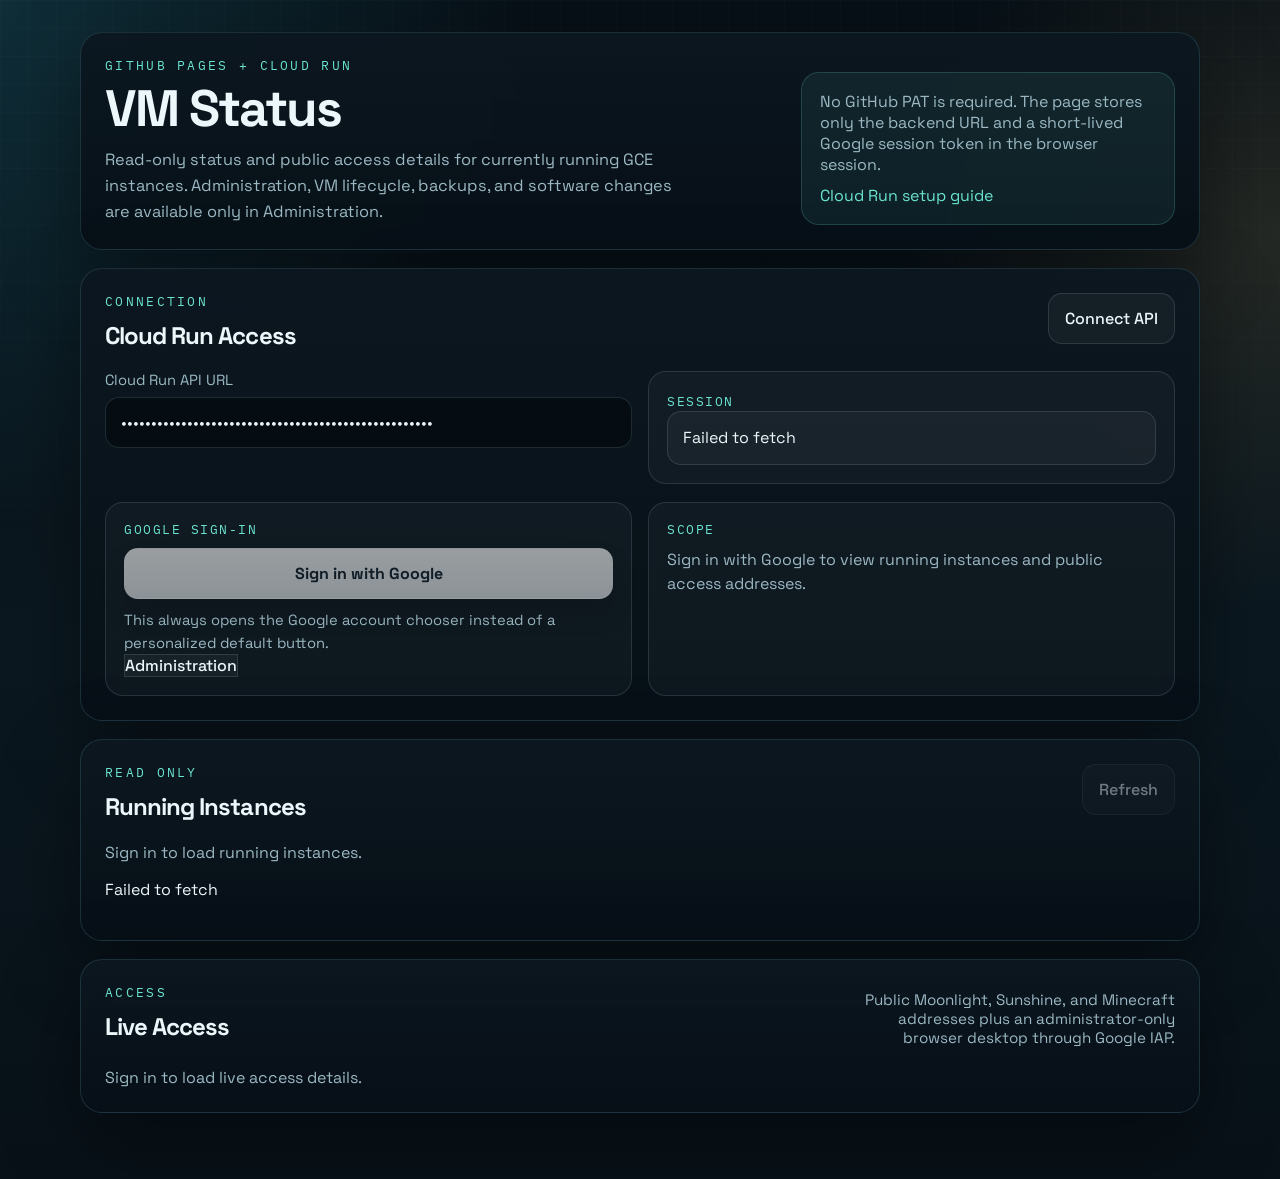
<file: docs/vm-control/index.html>
<!doctype html>
<html lang="en">
<head>
  <link rel="icon" href="./favicon.svg" type="image/svg+xml">
    <meta charset="utf-8">
    <meta name="viewport" content="width=device-width, initial-scale=1">
    <title>VM Status</title>
    <link rel="preconnect" href="https://fonts.googleapis.com">
    <link rel="preconnect" href="https://fonts.gstatic.com" crossorigin>
    <link
      href="https://fonts.googleapis.com/css2?family=IBM+Plex+Mono:wght@400;500&family=Space+Grotesk:wght@400;500;700&display=swap"
      rel="stylesheet"
    >
    <link rel="stylesheet" href="./styles.css?v=readonly-status-activity-20260724">
    <script src="https://accounts.google.com/gsi/client" async defer></script>
  </head>
  <body class="is-page-loading">
    <div id="page-loader" class="page-loader" role="status" aria-live="polite" aria-busy="true">
      <div class="page-loader-card">
        <span class="page-loader-spinner" aria-hidden="true"></span>
        <div>
          <p class="page-loader-kicker">Loading VM Status</p>
          <p id="page-loader-message">Preparing read-only status...</p>
        </div>
      </div>
    </div>

    <main id="app-shell" class="shell" aria-busy="true">
      <section class="hero panel">
        <div>
          <p class="eyebrow">GitHub Pages + Cloud Run</p>
          <h1>VM Status</h1>
          <p class="hero-copy">
            Read-only status and public access details for currently running GCE instances.
            Administration, VM lifecycle, backups, and software changes are available only in Administration.
          </p>
        </div>
        <div class="hero-note">
          <p>No GitHub PAT is required. The page stores only the backend URL and a short-lived Google session token in the browser session.</p>
          <a href="../cloud-run-vm-control.md">Cloud Run setup guide</a>
        </div>
      </section>

      <section class="panel">
        <div class="section-head">
          <div>
            <p class="eyebrow">Connection</p>
            <h2>Cloud Run Access</h2>
          </div>
          <button id="connect" class="ghost" type="button">Connect API</button>
        </div>

        <form id="settings-form" class="form-grid" autocomplete="off">
          <label>
            <span>Cloud Run API URL</span>
            <input
              id="backend-url"
              name="backend-url"
              type="url"
              placeholder="https://your-cloud-run-service.run.app"
            >
          </label>

          <div class="auth-status-card">
            <span class="auth-status-label">Session</span>
            <div id="auth-status" class="auth-status" data-tone="neutral">
              Connect the backend, then sign in with Google.
            </div>
          </div>
        </form>

        <div class="auth-grid">
          <div class="auth-card">
            <p class="auth-card-label">Google Sign-In</p>
            <button id="google-sign-in" class="google-sign-in" type="button">Sign in with Google</button>
            <p class="auth-help">This always opens the Google account chooser instead of a personalized default button.</p>
            <a id="administration-link" class="ghost button-link hidden" href="./admin.html">Administration</a>
            <button id="sign-out" class="ghost hidden" type="button">Sign Out</button>
          </div>

          <div class="auth-card">
            <p class="auth-card-label">Scope</p>
            <div id="target-summary" class="connection-summary">
              <p>Read-only information is loaded after Google sign-in.</p>
            </div>
          </div>
        </div>
      </section>

      <section class="panel">
        <div class="section-head">
          <div>
            <p class="eyebrow">Read only</p>
            <h2>Running Instances</h2>
          </div>
          <button id="refresh-instances" class="ghost" type="button">Refresh</button>
        </div>
        <div id="instances-list" class="instance-list empty">
          Sign in to load running instances.
        </div>
        <p id="instances-status">Running instances are loaded from Compute Engine after Google sign-in.</p>
      </section>

      <section class="panel">
        <div class="section-head">
          <div>
            <p class="eyebrow">Access</p>
            <h2>Live Access</h2>
          </div>
          <p class="section-meta">
            Public Moonlight, Sunshine, and Minecraft addresses plus an administrator-only browser desktop through Google IAP.
          </p>
        </div>
        <div id="access" class="access empty">
          Sign in to load live access details.
        </div>
      </section>
    </main>

    <script src="./readonly.js?v=cross-tab-admin-session-20260830"></script>
  </body>
</html>
</file>
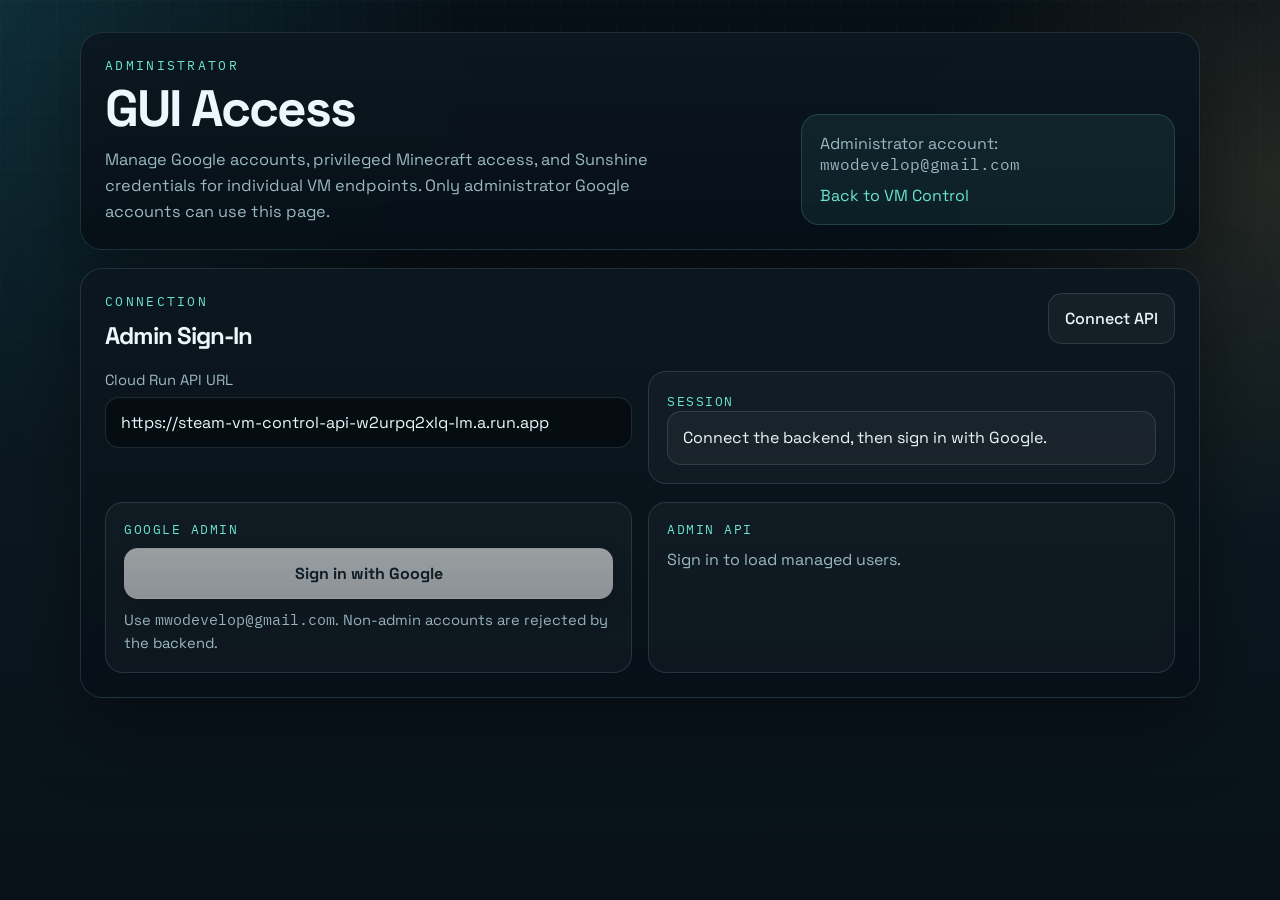
<file: docs/vm-control/admin.html>
<!doctype html>
<html lang="en">
<head>
  <link rel="icon" href="./favicon.svg" type="image/svg+xml">
    <meta charset="utf-8">
    <meta name="viewport" content="width=device-width, initial-scale=1">
    <title>VM Control Admin</title>
    <link rel="preconnect" href="https://fonts.googleapis.com">
    <link rel="preconnect" href="https://fonts.gstatic.com" crossorigin>
    <link
      href="https://fonts.googleapis.com/css2?family=IBM+Plex+Mono:wght@400;500&family=Space+Grotesk:wght@400;500;700&display=swap"
      rel="stylesheet"
    >
    <link rel="stylesheet" href="./styles.css?v=unified-minecraft-panel-20260827">
    <link rel="stylesheet" href="./runtime-help.css?v=20260901">
    <script src="https://accounts.google.com/gsi/client" async defer></script>
  </head>
  <body>
    <main class="shell">
      <section class="hero panel">
        <div>
          <p class="eyebrow">Administrator</p>
          <h1>GUI Access</h1>
          <p class="hero-copy">
            Manage Google accounts, privileged Minecraft access, and Sunshine credentials for individual VM endpoints.
            Only administrator Google accounts can use this page.
          </p>
        </div>
        <div class="hero-note">
          <p>Administrator account: <code>mwodevelop@gmail.com</code></p>
          <a href="./index.html">Back to VM Control</a>
        </div>
      </section>

      <section class="panel">
        <div class="section-head">
          <div>
            <p class="eyebrow">Connection</p>
            <h2>Admin Sign-In</h2>
          </div>
          <button id="connect" class="ghost" type="button">Connect API</button>
        </div>

        <form id="settings-form" class="form-grid" autocomplete="off">
          <label>
            <span>Cloud Run API URL</span>
            <input id="backend-url" name="backend-url" type="url" placeholder="https://your-cloud-run-service.run.app">
          </label>
          <div class="auth-status-card">
            <span class="auth-status-label">Session</span>
            <div id="auth-status" class="auth-status" data-tone="neutral">
              Connect the backend, then sign in with the administrator Google account.
            </div>
          </div>
        </form>

        <div class="auth-grid">
          <div class="auth-card">
            <p class="auth-card-label">Google Admin</p>
            <button id="google-sign-in" class="google-sign-in" type="button">Sign in with Google</button>
            <p class="auth-help">Use <code>mwodevelop@gmail.com</code>. Non-admin accounts are rejected by the backend.</p>
            <button id="sign-out" class="ghost hidden" type="button">Sign Out</button>
          </div>
          <div class="auth-card">
            <p class="auth-card-label">Admin API</p>
            <div id="admin-summary" class="connection-summary">
              <p>Sign in to load managed users.</p>
            </div>
          </div>
        </div>
      </section>

      <section id="admin-access-denied" class="panel admin-access-denied" role="alert" hidden>
        <div class="access-denied-mark" aria-hidden="true">403</div>
        <div>
          <p class="eyebrow">Access denied</p>
          <h2>Administrator permission required</h2>
          <p>
            The Google account <strong id="access-denied-email">currently signed in</strong> is authenticated,
            but it is not allowed to open administration controls.
          </p>
          <p class="access-meta">Return to the read-only VM view or choose an administrator Google account.</p>
          <div class="access-denied-actions">
            <a class="ghost button-link" href="./index.html">Back to VM Control</a>
            <button id="access-denied-change-account" class="action" type="button">Use another Google account</button>
          </div>
        </div>
      </section>

      <div id="admin-protected-content" hidden>
      <nav class="admin-tabs" aria-label="Administration sections" role="tablist">
        <button class="admin-tab is-active" type="button" data-admin-tab="vm-control" role="tab" aria-selected="true">VM Control</button>
        <button class="admin-tab" type="button" data-admin-tab="migrations" role="tab" aria-selected="false">Migrations</button>
        <button class="admin-tab" type="button" data-admin-tab="software" role="tab" aria-selected="false">Software</button>
        <button class="admin-tab" type="button" data-admin-tab="runtime" role="tab" aria-selected="false">Runtime images</button>
        <button class="admin-tab" type="button" data-admin-tab="endpoints" role="tab" aria-selected="false">Endpoints</button>
        <button class="admin-tab" type="button" data-admin-tab="compatibility" role="tab" aria-selected="false">Compatibility</button>
        <button class="admin-tab" type="button" data-admin-tab="activity" role="tab" aria-selected="false">Activity</button>
        <button class="admin-tab" type="button" data-admin-tab="access" role="tab" aria-selected="false">Access</button>
      </nav>

      <div id="page-loader" class="page-loader embedded-page-loader" role="status" aria-live="polite" aria-busy="false" hidden>
        <div class="page-loader-card">
          <span class="page-loader-spinner" aria-hidden="true"></span>
          <div>
            <p class="page-loader-kicker">Loading VM Control</p>
            <p id="page-loader-message">Preparing VM control...</p>
            <section id="page-loader-operation-progress" class="operation-progress" aria-live="polite" hidden></section>
            <div class="page-loader-scan-actions">
              <button id="pause-gpu-scan" class="ghost page-loader-cancel hidden" type="button">Pause Scan and Release Reservations</button>
              <button id="cancel-gpu-scan" class="ghost danger page-loader-cancel hidden" type="button">Cancel Scan and Release Reservations</button>
            </div>
          </div>
        </div>
        <div id="page-loader-scan-results" class="page-loader-scan-results" aria-live="polite" hidden></div>
      </div>
      <div id="admin-page-loader" class="page-loader admin-page-loader" role="status" aria-live="polite" aria-busy="false" hidden>
        <div class="page-loader-card">
          <span class="page-loader-spinner" aria-hidden="true"></span>
          <div>
            <p class="page-loader-kicker">Updating administration</p>
            <p id="admin-page-loader-message">Preparing administrator controls...</p>
          </div>
        </div>
      </div>

      <section class="panel admin-tab-panel" data-admin-tab-panel="vm-control">
        <div id="app-shell" data-vm-control-embedded aria-busy="false">
          <div class="section-head">
            <div>
              <p class="eyebrow">VM Control</p>
              <h2>Compute Engine lifecycle</h2>
            </div>
            <div id="target-summary" class="connection-summary">
              <p>Use the administrator sign-in above to load VM controls.</p>
            </div>
          </div>

          <div class="hardware-options">
            <div class="instance-picker">
              <div class="instance-picker-head">
                <div>
                  <span>Created instances</span>
                  <p>Pick an existing VM to fill Hardware and Zone from its current GCE configuration.</p>
                </div>
                <button id="refresh-instances" class="ghost" type="button">Refresh Instances</button>
              </div>
              <div id="instances-list" class="instance-list empty">Sign in to load created instances.</div>
              <p id="instances-status">Created instances are loaded from Compute Engine.</p>
            </div>

            <label>
              <span>Public endpoint</span>
              <select id="endpoint-select" name="endpoint-select"><option value="">Connect and sign in to load endpoints</option></select>
            </label>
            <p id="endpoint-status">Each endpoint has a separate DuckDNS name and regional external IP address.</p>

            <div class="hardware-zone-actions">
              <div class="hardware-scan-row">
                <div class="hardware-picker">
                  <span>Hardware</span>
                  <details id="hardware-picker">
                    <summary id="hardware-picker-summary">Loading hardware profiles...</summary>
                    <div id="hardware-picker-options" class="hardware-picker-options" role="group" aria-label="Hardware and GPU profiles to scan"></div>
                  </details>
                  <select id="hardware-select" class="native-hardware-select" name="hardware-select" tabindex="-1" aria-hidden="true"><option value="">Connect and sign in to load hardware</option></select>
                </div>
                <label>
                  <span>GPU scan scope</span>
                  <select id="gpu-scan-scope" name="gpu-scan-scope">
                    <option value="all">All regions</option>
                    <option value="europe" selected>Europe</option>
                    <option value="americas">Americas</option>
                    <option value="asia-pacific">Asia Pacific</option>
                    <option value="middle-east">Middle East</option>
                    <option value="africa">Africa</option>
                  </select>
                </label>
                <div class="control-row">
                  <button id="refresh-hardware" class="ghost" type="button">Scan All Compatible GPU Zones</button>
                </div>
              </div>
              <div class="zone-gpu-scan-row">
                <label>
                  <span>Zone</span>
                  <select id="zone-select" name="zone-select"><option value="">Select hardware first</option></select>
                </label>
                <div class="control-row single-zone-gpu-scan-row">
                  <button id="scan-selected-gpu" class="ghost" type="button">Scan All GPUs in Selected Zone</button>
                </div>
                <div class="control-row all-gpu-zones-scan-row">
                  <button id="scan-all-gpu-zones" class="ghost" type="button">Scan All GPUs in All Zones</button>
                </div>
              </div>
            </div>
            <label class="auto-create-first-gpu">
              <input id="auto-create-first-gpu" type="checkbox" checked>
              <span>
                <strong>Make reservation after first available GPU</strong>
                <small>Automatically keep the first reservation. When disabled, pause the scan and reserve a selected result manually.</small>
              </span>
            </label>
            <label class="auto-create-first-gpu">
              <input id="auto-submit-reserved-gpu" type="checkbox" checked>
              <span>
                <strong>Automatically create or start after GPU reservation</strong>
                <small>After capacity is reserved, automatically confirm Create or Start after 30 seconds. Clear this option to require manual confirmation.</small>
              </span>
            </label>
            <p class="gpu-compatibility-legend">
              <span class="sunshine-verified">Green: tested with Sunshine</span>
              <span class="sunshine-incompatible">Red: tested and fails with Sunshine</span>
              <span class="sunshine-untested">Yellow: not tested with Sunshine</span>
            </p>
            <div id="hardware-price-estimate" class="hardware-price-card" data-tone="neutral">Select hardware and zone to load estimated price.</div>
            <p id="hardware-options-status">Hardware and zone availability is loaded from Compute Engine.</p>
            <div id="scan-create-results" class="scan-create-results" aria-live="polite" hidden></div>
          </div>

          <div class="control-row">
            <button class="action create" type="button" data-command="create">Create</button>
            <button class="action start" type="button" data-command="start">Start</button>
            <button class="action restart" type="button" data-command="restart">Restart</button>
            <button class="action stop" type="button" data-command="stop">Stop</button>
            <button class="action status" type="button" data-command="status">Status</button>
            <button class="action delete" type="button" data-command="delete">Delete</button>
            <button id="check-gpu-capacity" class="action capacity-check" type="button">Reserve Selected GPU Capacity</button>
            <button id="release-gpu-capacity" class="action capacity-release" type="button"><span data-capacity-label>Release All GPU Reservations</span><span id="gpu-probe-count" class="gpu-probe-count" aria-label="Reserved GPU probes">0</span></button>
          </div>
          <div id="command-status" class="command-status" data-tone="neutral">Command status will appear here.</div>
          <div id="banner" class="banner" data-tone="neutral">Use the administrator sign-in above to control the VM.</div>

          <div class="start-options">
            <label>
              <span>Auto-stop hours</span>
              <input id="auto-stop-hours" name="auto-stop-hours" type="number" min="1" max="24" step="1" inputmode="numeric" value="3" placeholder="Hours, optional">
            </label>
            <button class="action status" type="button" data-command="set-auto-stop">Extend Auto-stop</button>
            <p id="auto-stop-status">Auto-stop schedule will appear after VM status is loaded.</p>
            <p>Leave empty to run without a scheduled shutdown during create/start. Use Extend Auto-stop on a running VM to reset the timer from now.</p>
          </div>

          <div class="backup-options">
            <label>
              <span>Backup to restore</span>
              <select id="backup-select" name="backup-select"><option value="">No backups loaded</option></select>
            </label>
            <div class="inline-action-group">
              <button class="action backup" type="button" data-command="create-backup">Create Backup</button>
              <button class="action restore" type="button" data-command="restore-backup">Restore Backup</button>
              <button class="action delete" type="button" data-command="remove-backup">Remove Backup</button>
            </div>
            <p id="backup-options-status">Create a manual backup, then select it here before running Restore Backup.</p>
          </div>
        </div>
      </section>

      <section class="panel admin-tab-panel" data-admin-tab-panel="migrations" hidden>
        <div class="section-head">
          <div>
            <p class="eyebrow">Stopped VM migration</p>
            <h2>Copy or move a state disk to another zone</h2>
          </div>
        </div>
        <p class="hint" id="migration-scope-note">
          Migration is available only for terminated VMs. It creates a snapshot and a prepared state disk; it neither starts a VM nor reserves a GPU.
        </p>
        <div class="form-grid" autocomplete="off">
          <label>
            <span>Source VM</span>
            <select id="migration-source"></select>
          </label>
          <label>
            <span>Operation</span>
            <select id="migration-mode">
              <option value="copy">Copy (keep source)</option>
              <option value="move">Move (delete source after preparation)</option>
            </select>
          </label>
          <label>
            <span>Target zone</span>
            <select id="migration-target-zone"></select>
          </label>
          <label>
            <span>Target endpoint</span>
            <select id="migration-target-endpoint"></select>
          </label>
          <button id="prepare-migration" class="action create" type="button">Prepare migration <span id="migration-snapshot-count" class="gpu-probe-count" aria-label="Managed migration snapshots">0</span></button>
        </div>
        <div id="migration-status" class="command-status" data-tone="neutral">
          Sign in to load stopped VM migration targets.
        </div>
        <div id="migration-targets" class="admin-list"></div>
      </section>

      <section class="panel admin-tab-panel" data-admin-tab-panel="access">
        <div class="section-head">
          <div>
            <p class="eyebrow">Users</p>
            <h2>GUI and Minecraft management access</h2>
          </div>
        </div>

        <form id="add-user-form" class="form-grid" autocomplete="off">
          <label>
            <span>User Google email</span>
            <input id="user-email" type="email" placeholder="user@example.com">
          </label>
          <button id="add-user" class="action create" type="submit">Add User</button>
        </form>

        <div id="admin-message" class="command-status" data-tone="neutral">
          Managed users will appear after admin sign-in.
        </div>

        <div id="users-list" class="admin-list"></div>
      </section>

      <section class="panel admin-tab-panel" data-admin-tab-panel="endpoints">
        <div class="section-head">
          <div>
            <p class="eyebrow">Public endpoints</p>
            <h2>DNS and static IP allocation</h2>
          </div>
        </div>

        <form id="add-endpoint-form" class="form-grid" autocomplete="off">
          <label>
            <span>Endpoint ID</span>
            <input id="endpoint-id" type="text" pattern="mwo-vm[0-9]+" placeholder="mwo-vm4">
          </label>
          <label>
            <span>DuckDNS domain</span>
            <input id="endpoint-domain" type="text" placeholder="mwo-vm4.duckdns.org">
          </label>
          <button id="add-endpoint" class="action create" type="submit">Add Endpoint</button>
        </form>
        <p>Reserve IP fixes an endpoint to the selected region. Release IP is allowed only after its VM has been deleted.</p>
        <div id="endpoints-list" class="admin-list"></div>
      </section>

      <section class="panel admin-tab-panel" data-admin-tab-panel="access">
        <div class="section-head">
          <div>
            <p class="eyebrow">Sunshine security</p>
            <h2>Sunshine Web UI credentials</h2>
          </div>
        </div>
        <p class="hint">
          Passwords are stored with the selected VM and are visible only to authenticated administrators. Updating a running GPU VM applies the password and waits for Sunshine to become ready.
        </p>
        <div class="form-grid" autocomplete="off">
          <label>
            <span>Endpoint</span>
            <select id="sunshine-endpoint"></select>
          </label>
          <label>
            <span>Current Sunshine password</span>
            <div class="access-inline-form-row">
              <input id="sunshine-current-password" type="password" readonly value="" autocomplete="off">
              <button id="sunshine-password-toggle" class="ghost" type="button">Show</button>
            </div>
          </label>
        </div>
        <div id="sunshine-credentials-summary" class="command-status" data-tone="neutral">
          Sign in to load Sunshine credential status.
        </div>
        <form id="sunshine-password-form" class="form-grid" autocomplete="off">
          <label>
            <span>New Sunshine password</span>
            <input id="sunshine-password-input" type="password" minlength="8" maxlength="128" placeholder="Minimum 8 characters" autocomplete="new-password" spellcheck="false">
          </label>
          <button id="sunshine-password-submit" class="action status" type="submit">Update Sunshine password</button>
        </form>
      </section>
      <section class="panel admin-tab-panel" data-admin-tab-panel="activity" hidden>
        <div class="section-head">
          <div>
            <p class="eyebrow">Activity</p>
            <h2>Local Session History</h2>
          </div>
          <p class="section-meta">Recent VM control results from this browser only. No secrets are stored.</p>
        </div>
        <div id="admin-history" class="runs empty">No actions recorded yet.</div>
      </section>


      <section class="panel admin-tab-panel" data-admin-tab-panel="software">
        <div class="section-head">
          <div>
            <p class="eyebrow">Software</p>
            <h2>Applications and Minecraft server</h2>
          </div>
        </div>
        <p class="hint">
          These actions run against the selected endpoint. Application changes and Minecraft lifecycle operations are restricted to administrators.
        </p>
        <div class="form-grid" autocomplete="off">
          <label>
            <span>Target VM</span>
            <select id="software-endpoint"></select>
          </label>
        </div>
        <div class="access-grid" id="software-actions">
          <article class="access-card">
            <h3>Desktop applications</h3>
            <p class="access-meta">Choose an application, then install or remove it on the selected VM.</p>
            <label>
              <span>Application</span>
              <select id="software-application"></select>
            </label>
            <p id="software-application-state" class="access-meta">Installed application state will appear here.</p>
            <div class="inline-action-group app-action-group">
              <button class="action status" type="button" data-software-command="install-app">Install application</button>
              <button class="action delete" type="button" data-software-command="uninstall-app">Uninstall application</button>
            </div>
          </article>
          <article class="access-card accent minecraft-server-card">
            <h3>Minecraft servers</h3>
            <p class="access-meta">Create a server or select an installed one to manage its lifecycle.</p>
            <label>
              <span>Server</span>
              <select id="software-minecraft-server"></select>
            </label>
            <div id="software-minecraft-create-panel" class="minecraft-server-mode">
              <div class="form-grid">
                <label>
                  <span>New server ID</span>
                  <input id="software-minecraft-new-server" type="text" pattern="[a-z0-9][a-z0-9\-]{0,30}" placeholder="survival" maxlength="31" autocomplete="off">
                </label>
                <div class="runtime-field">
                  <div class="runtime-field-heading">
                    <label for="software-minecraft-server-type">Runtime</label>
                    <button id="minecraft-runtime-info" class="runtime-info-button" type="button" aria-label="Show information about the selected Minecraft runtime" aria-haspopup="dialog" title="About the selected runtime">i</button>
                  </div>
                  <select id="software-minecraft-server-type">
                    <option value="paper">Paper (plugins)</option>
                    <option value="purpur">Purpur (plugins)</option>
                    <option value="fabric">Fabric (mods)</option>
                    <option value="forge">Forge (mods)</option>
                    <option value="neoforge">NeoForge (mods)</option>
                  </select>
                </div>
                <label>
                  <span>Server version</span>
                  <select id="software-minecraft-version"></select>
                </label>
              </div>
              <p id="software-minecraft-create-hint" class="access-meta">Enter a new server ID to enable creation.</p>
              <div class="inline-action-group app-action-group">
                <button class="action create" type="button" data-software-command="install-minecraft">Create Minecraft server</button>
                <button id="software-refresh-minecraft-versions" class="ghost" type="button">Refresh version list</button>
              </div>
            </div>
            <div id="software-minecraft-existing-panel" class="minecraft-server-mode" hidden>
              <p id="software-minecraft-server-summary" class="minecraft-server-summary">Select an installed server to manage it.</p>
              <div class="inline-action-group minecraft-action-group">
                <button class="action start" type="button" data-software-command="start-minecraft">Start server</button>
                <button class="action stop" type="button" data-software-command="stop-minecraft">Stop server</button>
                <button class="action restart" type="button" data-software-command="restart-minecraft">Restart server</button>
                <button class="action delete" type="button" data-software-command="remove-minecraft">Remove server</button>
              </div>
            </div>
          </article>
        </div>
        <div id="software-status" class="command-status" data-tone="neutral">
          Sign in to load applications and Minecraft server state.
        </div>
        <div class="section-head software-live-access-head">
          <div>
            <p class="eyebrow">Live Access</p>
            <h3>Selected endpoint</h3>
          </div>
          <p class="section-meta">Sunshine, browser desktop, Minecraft and secure Minecraft management for the selected VM.</p>
        </div>
        <div id="software-live-access" class="access empty">
          Select a VM endpoint to load its live access details.
        </div>
      </section>

      <section class="panel admin-tab-panel" data-admin-tab-panel="runtime">
        <div class="section-head">
          <div>
            <p class="eyebrow">Runtime images</p>
            <h2>Steam, Sunshine and Minecraft updates</h2>
          </div>
          <button id="refresh-runtime-images" class="ghost" type="button">Refresh Trusted Versions</button>
        </div>
        <p>
          Versions are resolved to immutable Docker digests. Applying an update restarts only the selected service,
          verifies it locally, and restores the previous image automatically if the health-check fails.
        </p>
        <label>
          <span>Endpoint</span>
          <select id="runtime-endpoint"></select>
        </label>
        <div id="runtime-images-list" class="admin-list"></div>
      </section>

      <section class="panel admin-tab-panel" data-admin-tab-panel="compatibility">
        <div class="section-head">
          <div>
            <p class="eyebrow">Compatibility evidence</p>
            <h2>GPU, Sunshine and image results</h2>
          </div>
        </div>
        <p class="hint">
          Keep a dated result for a concrete Steam Headless image, Sunshine version and NVIDIA driver. A failed <code>latest</code> result is an administrator warning, not a permanent block for another image or vWS profile.
        </p>
        <form id="compatibility-form" class="form-grid" autocomplete="off">
          <label>
            <span>Hardware</span>
            <select id="compatibility-hardware"></select>
          </label>
          <label>
            <span>Steam Headless image</span>
            <input id="compatibility-image-ref" type="text" value="josh5/steam-headless:latest" required>
          </label>
          <label>
            <span>Image tag</span>
            <input id="compatibility-image-tag" type="text" value="latest" required>
          </label>
          <label>
            <span>Sunshine version</span>
            <input id="compatibility-sunshine-version" type="text" placeholder="2026.516.143833" required>
          </label>
          <label>
            <span>NVIDIA driver</span>
            <input id="compatibility-driver-version" type="text" placeholder="580.159.03" required>
          </label>
          <label>
            <span>Result</span>
            <select id="compatibility-result">
              <option value="works">Works</option>
              <option value="fails">Fails</option>
              <option value="testing">Testing</option>
              <option value="unknown">Unknown</option>
            </select>
          </label>
          <label>
            <span>Evidence / limitation</span>
            <input id="compatibility-evidence" type="text" placeholder="Observed logs, capture path, or a reproducible limitation">
          </label>
          <button id="save-compatibility" class="action create" type="submit">Save Compatibility Result</button>
        </form>
        <div id="compatibility-list" class="admin-list"></div>
      </section>
      <dialog id="create-applications-dialog" class="create-applications-dialog" aria-labelledby="create-applications-title">
        <form method="dialog" class="create-applications-form">
          <p class="eyebrow">Create VM</p>
          <h2 id="create-applications-title">Install desktop applications</h2>
          <div id="create-applications-summary" class="access-meta"></div>
          <p id="create-reserved-countdown" class="reserved-gpu-description" role="status" aria-live="polite" aria-atomic="true" hidden></p>
          <div id="create-applications-list" class="create-applications-list"></div>
          <div class="create-applications-actions">
            <button id="create-dialog-cancel" value="cancel" class="ghost" type="submit">Cancel</button>
            <button id="create-dialog-skip" value="skip" class="ghost" type="submit" hidden>Cancel and continue scan</button>
            <button id="create-dialog-pause" value="pause" class="ghost" type="submit" hidden>Pause scan</button>
            <button id="create-dialog-cancel-scan" value="cancel-scan" class="ghost" type="submit" hidden>Cancel scan</button>
            <button value="create-empty" class="action" type="submit">Create without applications</button>
            <button id="create-with-applications" value="create-selected" class="action create" type="submit" disabled>Create and install selected</button>
          </div>
        </form>
      </dialog>
      <dialog id="start-reserved-dialog" class="create-applications-dialog" aria-labelledby="start-reserved-title">
        <form method="dialog" class="create-applications-form">
          <p class="eyebrow">Start existing VM</p>
          <h2 id="start-reserved-title">Use reserved GPU capacity</h2>
          <div id="start-reserved-summary" class="access-meta"></div>
          <p id="start-reserved-countdown" class="reserved-gpu-description" role="status" aria-live="polite" aria-atomic="true"></p>
          <div class="create-applications-actions">
            <button value="skip" class="ghost" type="submit">Cancel and continue scan</button>
            <button value="pause" class="ghost" type="submit">Release and pause scan</button>
            <button value="cancel-scan" class="ghost" type="submit">Release and cancel scan</button>
            <button id="start-reserved-confirm" value="start" class="action start" type="submit">Start reserved VM</button>
          </div>
        </form>
      </dialog>
      </div>
    </main>

    <script src="./admin.js?v=cross-tab-admin-session-20260830-action-sync-20260909-sync-edge-20260910"></script>
    <dialog id="minecraft-runtime-info-dialog" class="create-applications-dialog runtime-info-dialog" aria-labelledby="minecraft-runtime-info-title" aria-describedby="minecraft-runtime-info-summary">
      <form method="dialog" class="create-applications-form">
        <p class="eyebrow">Minecraft server runtime</p>
        <h2 id="minecraft-runtime-info-title"></h2>
        <p id="minecraft-runtime-info-summary" class="runtime-info-summary"></p>
        <div id="minecraft-runtime-info-details" class="runtime-info-details"></div>
        <div class="create-applications-actions runtime-info-actions">
          <a id="minecraft-runtime-info-docs" class="ghost runtime-docs-link" href="https://docs.papermc.io/paper/" target="_blank" rel="noopener noreferrer">Official documentation</a>
          <button class="action" type="submit" value="close">Close</button>
        </div>
      </form>
    </dialog>
    <script src="./app.js?v=reserved-auto-action-20260907-action-sync-20260909-sync-edge-20260910"></script>
    <script src="./runtime-help.js?v=20260901"></script>
  </body>
</html>
</file>
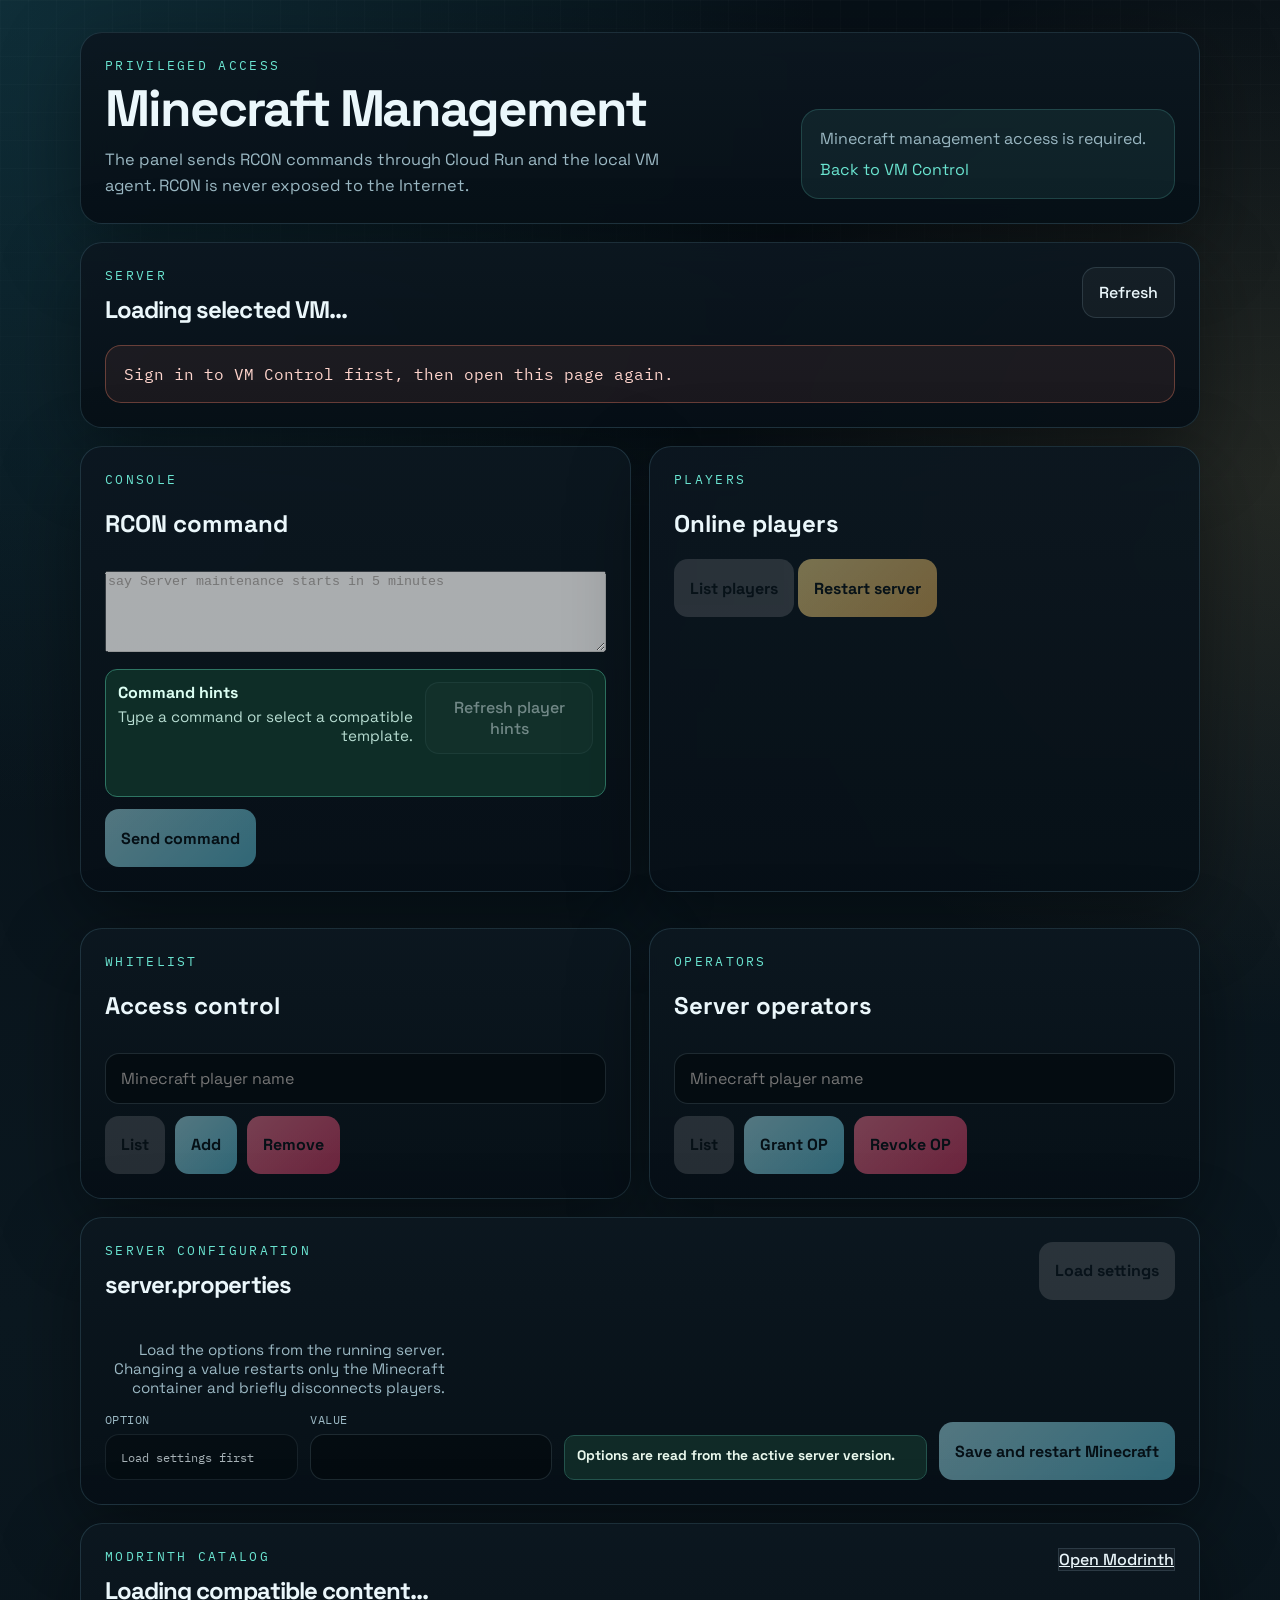
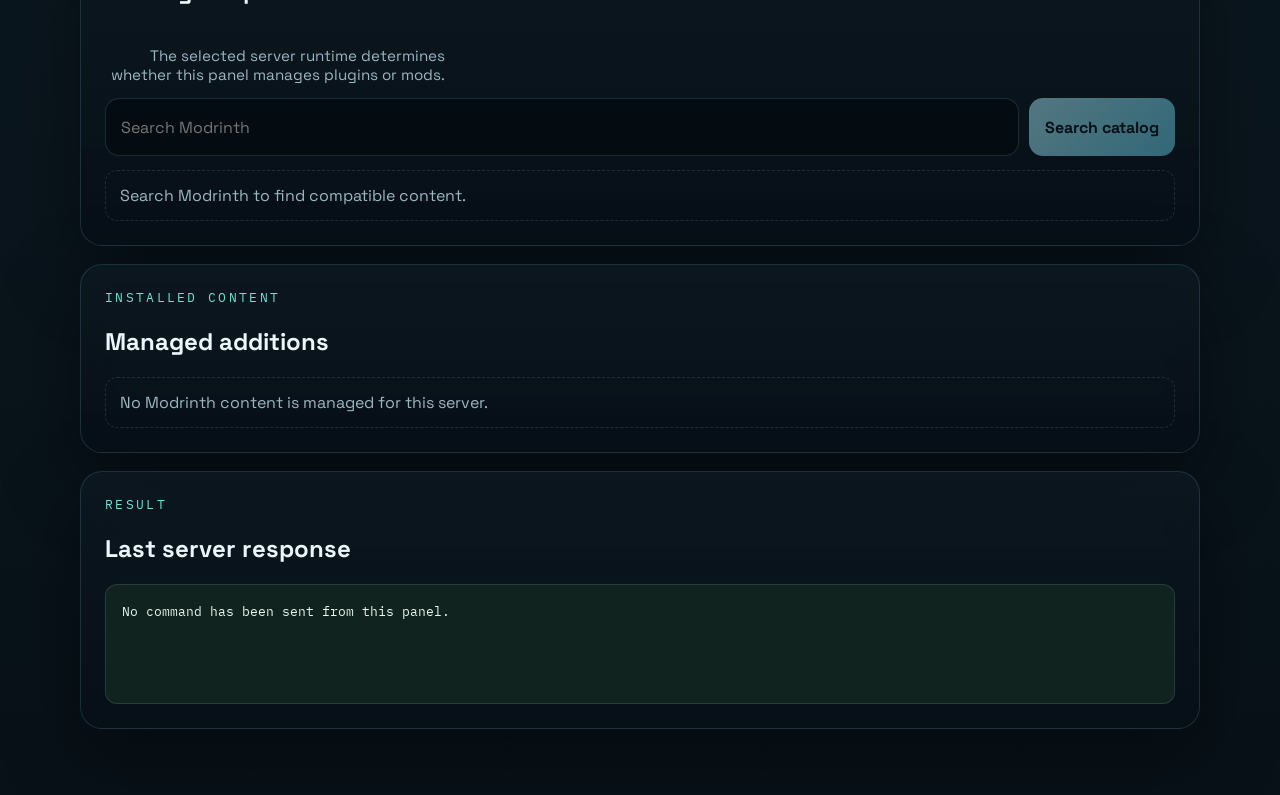
<file: docs/vm-control/minecraft-admin.html>
<!doctype html>
<html lang="en">
<head>
  <link rel="icon" href="./favicon.svg" type="image/svg+xml">
    <meta charset="utf-8">
    <meta name="viewport" content="width=device-width, initial-scale=1">
    <title>Minecraft Server Management</title>
    <link rel="preconnect" href="https://fonts.googleapis.com">
    <link rel="preconnect" href="https://fonts.gstatic.com" crossorigin>
    <link href="https://fonts.googleapis.com/css2?family=IBM+Plex+Mono:wght@400;500&family=Space+Grotesk:wght@400;500;700&display=swap" rel="stylesheet">
    <link rel="stylesheet" href="./styles.css?v=minecraft-management-20260714">
    <link rel="stylesheet" href="./minecraft-admin.css?v=rcon-hints-20260723">
  </head>
  <body>
    <main class="shell">
      <section class="hero panel">
        <div>
          <p class="eyebrow">Privileged access</p>
          <h1>Minecraft Management</h1>
          <p class="hero-copy">The panel sends RCON commands through Cloud Run and the local VM agent. RCON is never exposed to the Internet.</p>
        </div>
        <div class="hero-note">
          <p id="manager-identity">Checking management access...</p>
          <a id="back-to-control" href="./index.html">Back to VM Control</a>
        </div>
      </section>

      <section class="panel">
        <div class="section-head">
          <div>
            <p class="eyebrow">Server</p>
            <h2 id="server-heading">Loading selected VM...</h2>
          </div>
          <button id="refresh" class="ghost" type="button">Refresh</button>
        </div>
        <div id="management-status" class="command-status" data-tone="neutral">Loading management status...</div>
        <div id="agent-notice" class="management-notice hidden"></div>
      </section>

      <section class="management-grid">
        <article class="panel">
          <p class="eyebrow">Console</p>
          <h2>RCON command</h2>
          <textarea id="console-command" rows="5" maxlength="300" placeholder="say Server maintenance starts in 5 minutes"></textarea>
          <div class="console-assistant" aria-label="RCON command assistant">
            <div class="section-head console-assistant-head">
              <div>
                <h3>Command hints</h3>
                <p id="console-hint-description" class="section-meta">Type a command or select a compatible template.</p>
              </div>
              <button id="console-hints-refresh" class="ghost" type="button" data-action="command-suggestions">Refresh player hints</button>
            </div>
            <div id="console-suggestions" class="console-suggestions" aria-live="polite"></div>
            <div id="console-player-hints" class="console-player-hints hidden"></div>
          </div>
          <button class="action create" type="button" data-action="console">Send command</button>
        </article>

        <article class="panel">
          <p class="eyebrow">Players</p>
          <h2>Online players</h2>
          <button class="action" type="button" data-action="players">List players</button>
          <button class="action restart" type="button" data-action="restart">Restart server</button>
        </article>

        <article class="panel">
          <p class="eyebrow">Whitelist</p>
          <h2>Access control</h2>
          <input id="whitelist-player" type="text" maxlength="16" placeholder="Minecraft player name">
          <div class="management-actions">
            <button class="action" type="button" data-action="whitelist-list">List</button>
            <button class="action create" type="button" data-action="whitelist-add" data-player-input="whitelist-player">Add</button>
            <button class="action delete" type="button" data-action="whitelist-remove" data-player-input="whitelist-player">Remove</button>
          </div>
        </article>

        <article class="panel">
          <p class="eyebrow">Operators</p>
          <h2>Server operators</h2>
          <input id="operator-player" type="text" maxlength="16" placeholder="Minecraft player name">
          <div class="management-actions">
            <button class="action" type="button" data-action="op-list">List</button>
            <button class="action create" type="button" data-action="op-add" data-player-input="operator-player">Grant OP</button>
            <button class="action delete" type="button" data-action="op-remove" data-player-input="operator-player">Revoke OP</button>
          </div>
        </article>
      </section>

      <section class="panel properties-panel">
        <div class="section-head">
          <div>
            <p class="eyebrow">Server configuration</p>
            <h2>server.properties</h2>
          </div>
          <button id="properties-load" class="action" type="button">Load settings</button>
        </div>
        <p id="properties-intro" class="section-meta">Load the options from the running server. Changing a value restarts only the Minecraft container and briefly disconnects players.</p>
        <div class="properties-editor">
          <label>Option
            <select id="property-name" disabled><option>Load settings first</option></select>
          </label>
          <label>Value
            <input id="property-value" type="text" maxlength="512" list="property-suggestions" disabled>
            <datalist id="property-suggestions"></datalist>
          </label>
          <div class="property-help">
            <strong id="property-description">Options are read from the active server version.</strong>
            <span id="property-validation" aria-live="polite"></span>
          </div>
          <button id="properties-save" class="action create" type="button" disabled>Save and restart Minecraft</button>
        </div>
      </section>

      <section class="panel modrinth-panel">
        <div class="section-head">
          <div>
            <p class="eyebrow">Modrinth catalog</p>
            <h2 id="content-heading">Loading compatible content...</h2>
          </div>
          <a class="ghost" href="https://modrinth.com/" target="_blank" rel="noopener noreferrer">Open Modrinth</a>
        </div>
        <p id="content-runtime" class="section-meta">The selected server runtime determines whether this panel manages plugins or mods.</p>
        <div class="content-search">
          <input id="content-search-query" type="search" maxlength="100" placeholder="Search Modrinth">
          <button id="content-search" class="action create" type="button">Search catalog</button>
        </div>
        <section id="content-operation-progress" class="content-operation-progress" hidden aria-live="polite"></section>
        <div id="content-results" class="content-list empty">Search Modrinth to find compatible content.</div>
      </section>

      <section class="panel">
        <p class="eyebrow">Installed content</p>
        <h2 id="installed-content-heading">Managed additions</h2>
        <div id="installed-content" class="content-list empty">No Modrinth content is managed for this server.</div>
      </section>

      <section class="panel">
        <p class="eyebrow">Result</p>
        <h2>Last server response</h2>
        <pre id="command-output" class="management-output">No command has been sent from this panel.</pre>
      </section>
    </main>
    <script src="./minecraft-admin.js?v=content-readiness-20260901"></script>
  </body>
</html>
</file>
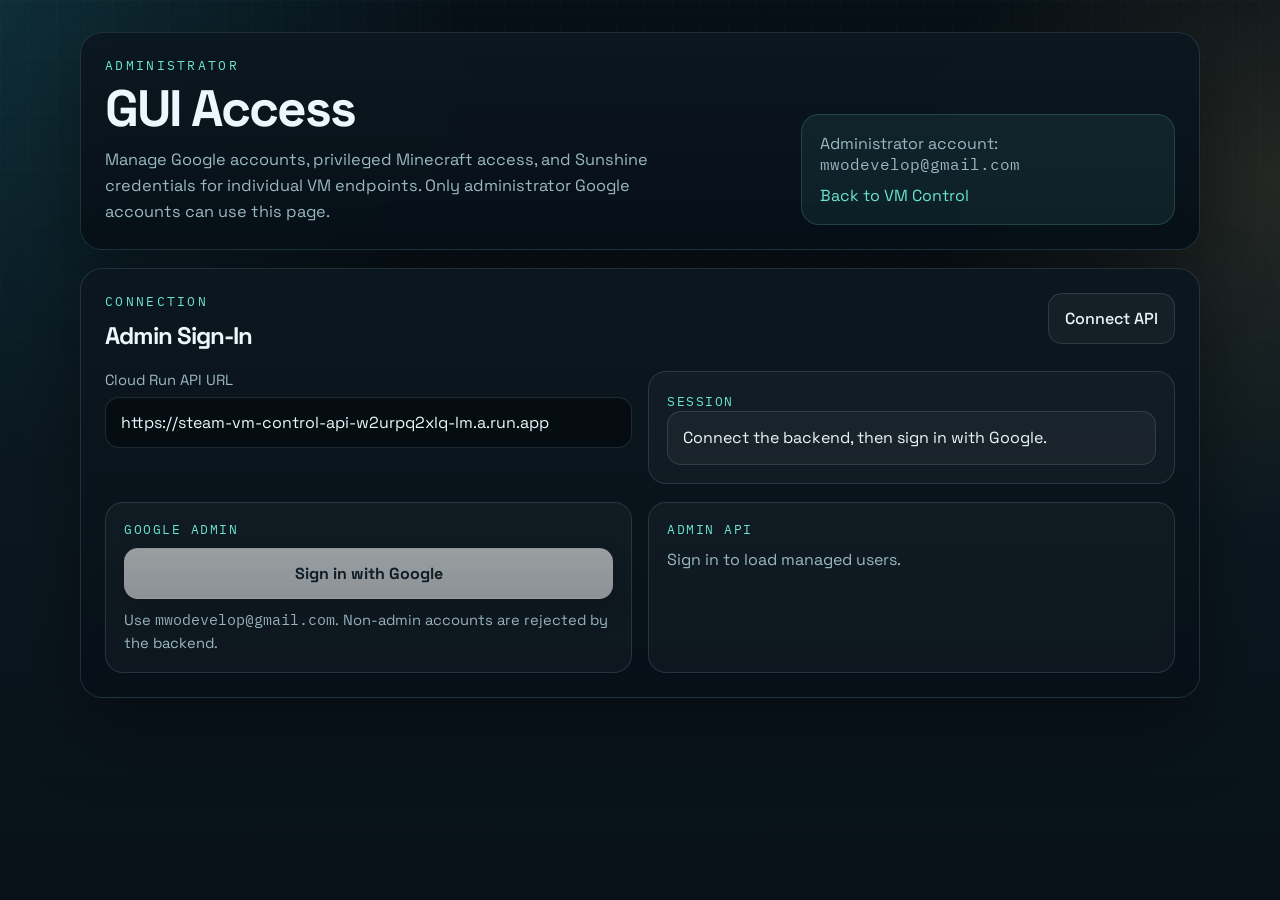
<file: docs/vm-control/vm-admin.html>
<!doctype html>
<html lang="en">
<head>
  <link rel="icon" href="./favicon.svg" type="image/svg+xml">
    <meta charset="utf-8">
    <meta name="viewport" content="width=device-width, initial-scale=1">
    <meta http-equiv="refresh" content="0; url=./admin.html#vm-control">
    <title>VM Control</title>
    <script>window.location.replace("./admin.html#vm-control");</script>
  </head>
  <body>
    <p>Opening <a href="./admin.html#vm-control">VM Control</a>...</p>
  </body>
</html>
</file>
<file: docs/vm-control/styles.css>
:root {
  --bg: #081118;
  --bg-soft: rgba(10, 24, 35, 0.78);
  --panel: rgba(10, 20, 28, 0.9);
  --panel-border: rgba(125, 188, 210, 0.18);
  --line: rgba(180, 227, 239, 0.14);
  --text: #ebf7fb;
  --muted: #9bb8c3;
  --accent: #6ae4d0;
  --accent-strong: #19c6ad;
  --warn: #f2c66d;
  --danger: #ff8369;
  --shadow: 0 24px 80px rgba(0, 0, 0, 0.4);
  --radius: 22px;
}

* {
  box-sizing: border-box;
}

html,
body {
  margin: 0;
  min-height: 100%;
}

body {
  background:
    radial-gradient(circle at top left, rgba(30, 102, 118, 0.35), transparent 30%),
    radial-gradient(circle at right 20%, rgba(242, 198, 109, 0.12), transparent 24%),
    linear-gradient(180deg, #071017 0%, #0b1820 55%, #081118 100%);
  color: var(--text);
  font-family: "Space Grotesk", sans-serif;
}

body.is-page-loading:not(.is-page-ready) .shell {
  opacity: 0;
  pointer-events: none;
}

body::before {
  content: "";
  position: fixed;
  inset: 0;
  pointer-events: none;
  background-image:
    linear-gradient(rgba(255, 255, 255, 0.02) 1px, transparent 1px),
    linear-gradient(90deg, rgba(255, 255, 255, 0.02) 1px, transparent 1px);
  background-size: 28px 28px;
  mask-image: linear-gradient(180deg, rgba(255, 255, 255, 0.9), transparent 85%);
}

.page-loader {
  position: fixed;
  inset: 0;
  z-index: 1000;
  display: grid;
  place-items: center;
  padding: 24px;
  background:
    radial-gradient(circle at 20% 18%, rgba(106, 228, 208, 0.22), transparent 28%),
    radial-gradient(circle at 78% 22%, rgba(242, 198, 109, 0.14), transparent 26%),
    rgba(5, 12, 18, 0.62);
  backdrop-filter: blur(1px);
  transition: opacity 180ms ease, visibility 180ms ease;
}

.page-loader[hidden] {
  display: none;
}

#page-loader.embedded-page-loader.is-active,
#admin-page-loader.admin-page-loader:not([hidden]) {
  opacity: 1;
  visibility: visible;
  pointer-events: auto;
}

/* The VM Control loader owns the initial page transition. Do not let the
   independent administration loader visually overlap it during a refresh. */
#page-loader:not([hidden]) + #admin-page-loader {
  display: none !important;
}

#page-loader.embedded-page-loader.is-active,
.admin-page-loader {
  display: flex;
  flex-direction: column;
  align-items: center;
  justify-content: center;
  overflow-y: auto;
}

.page-loader-scan-results {
  display: grid;
  grid-template-columns: repeat(auto-fit, minmax(min(100%, 280px), 1fr));
  gap: 12px;
  width: min(1240px, 100%);
  margin-top: 14px;
  padding-bottom: 20px;
  pointer-events: auto;
}

.page-loader-scan-results .scan-create-result {
  min-width: 0;
  pointer-events: auto;
}

#page-loader.embedded-page-loader.is-active {
  align-items: stretch;
  justify-content: flex-start;
  padding: clamp(16px, 3vw, 36px);
}

#page-loader.embedded-page-loader.is-active .page-loader-card {
  position: sticky;
  top: 0;
  z-index: 1;
  width: min(1240px, 100%);
  margin: 0 auto 14px;
  box-shadow: 0 18px 46px rgba(0, 0, 0, 0.48);
}

#page-loader.embedded-page-loader.is-active .page-loader-scan-actions {
  display: flex;
  flex-wrap: wrap;
  gap: 8px;
}

#page-loader.embedded-page-loader.is-active .page-loader-scan-actions .page-loader-cancel {
  margin-top: 12px;
}

#page-loader.embedded-page-loader.is-active .page-loader-scan-results {
  margin: 0 auto;
}

@media (max-width: 640px) {
  #page-loader.embedded-page-loader.is-active {
    padding: 12px;
  }

  .page-loader-scan-results {
    grid-template-columns: minmax(0, 1fr);
  }
}

body.is-page-ready.is-page-loading .page-loader {
  inset: auto 20px 20px auto;
  width: min(440px, calc(100vw - 40px));
  padding: 0;
  background: transparent;
  backdrop-filter: none;
  pointer-events: none;
}

body.is-page-ready.is-page-loading .page-loader-card {
  pointer-events: none;
}

body:not(.is-page-loading) .page-loader {
  opacity: 0;
  visibility: hidden;
  pointer-events: none;
}

.page-loader-card {
  display: flex;
  gap: 16px;
  align-items: center;
  width: min(440px, 100%);
  padding: 22px;
  border: 1px solid rgba(106, 228, 208, 0.28);
  border-radius: 22px;
  background: linear-gradient(180deg, rgba(12, 23, 32, 0.96), rgba(7, 16, 23, 0.98));
  box-shadow: 0 26px 100px rgba(0, 0, 0, 0.52);
}

.page-loader-spinner {
  width: 34px;
  height: 34px;
  flex: 0 0 auto;
  border-radius: 999px;
  border: 3px solid rgba(106, 228, 208, 0.22);
  border-top-color: var(--accent);
  animation: page-loader-spin 800ms linear infinite;
}

.page-loader-kicker {
  margin: 0 0 4px;
  font-family: "IBM Plex Mono", monospace;
  font-size: 0.74rem;
  letter-spacing: 0.16em;
  text-transform: uppercase;
  color: var(--accent);
}

#page-loader-message {
  margin: 0;
  color: var(--text);
  line-height: 1.45;
}

.operation-progress {
  display: grid;
  gap: 10px;
  margin-top: 14px;
  padding: 13px;
  border: 1px solid rgba(106, 228, 208, 0.2);
  border-radius: 14px;
  background: rgba(2, 12, 18, 0.54);
}

.operation-progress[hidden] {
  display: none;
}

.operation-progress-head {
  display: flex;
  align-items: baseline;
  justify-content: space-between;
  gap: 12px;
}

.operation-progress-title {
  margin: 0;
  font-size: 0.84rem;
  font-weight: 700;
  color: var(--text);
}

.operation-progress-stage {
  margin: 0;
  font-family: "IBM Plex Mono", monospace;
  font-size: 0.72rem;
  color: var(--accent);
  text-align: right;
}

.operation-progress-meter {
  width: 100%;
  height: 6px;
  overflow: hidden;
  border: 0;
  border-radius: 999px;
  background: rgba(255, 255, 255, 0.1);
}

.operation-progress-meter::-webkit-progress-bar {
  background: rgba(255, 255, 255, 0.1);
}

.operation-progress-meter::-webkit-progress-value {
  background: linear-gradient(90deg, var(--accent), #f2c66d);
}

.operation-progress-meter::-moz-progress-bar {
  background: linear-gradient(90deg, var(--accent), #f2c66d);
}

.operation-progress-steps,
.operation-progress-facts {
  display: grid;
  grid-template-columns: repeat(auto-fit, minmax(150px, 1fr));
  gap: 7px;
  margin: 0;
  padding: 0;
  list-style: none;
}

.operation-progress-steps li,
.operation-progress-facts li {
  min-width: 0;
  padding: 7px 9px;
  border-radius: 9px;
  font-size: 0.75rem;
  line-height: 1.35;
}

.operation-progress-steps li {
  border: 1px solid rgba(255, 255, 255, 0.09);
  color: var(--muted);
}

.operation-progress-steps li[data-state="done"] {
  border-color: rgba(106, 228, 208, 0.35);
  color: var(--accent);
}

.operation-progress-steps li[data-state="active"] {
  border-color: rgba(242, 198, 109, 0.56);
  background: rgba(242, 198, 109, 0.1);
  color: #ffe0a1;
}

.operation-progress-facts li {
  background: rgba(255, 255, 255, 0.045);
  color: var(--muted);
}

.operation-progress-facts strong {
  display: block;
  margin-bottom: 2px;
  color: var(--text);
  font-family: "IBM Plex Mono", monospace;
  font-size: 0.67rem;
  letter-spacing: 0.05em;
  text-transform: uppercase;
}

@media (max-width: 640px) {
  .operation-progress-head {
    align-items: flex-start;
    flex-direction: column;
    gap: 4px;
  }

  .operation-progress-stage {
    text-align: left;
  }
}

.page-loader-cancel {
  margin-top: 12px;
}

@keyframes page-loader-spin {
  to {
    transform: rotate(360deg);
  }
}

.shell {
  width: min(1120px, calc(100vw - 32px));
  margin: 0 auto;
  padding: 32px 0 48px;
}

.panel {
  position: relative;
  margin-bottom: 18px;
  padding: 24px;
  border: 1px solid var(--panel-border);
  border-radius: var(--radius);
  background: linear-gradient(180deg, rgba(12, 23, 32, 0.94), rgba(7, 16, 23, 0.96));
  box-shadow: var(--shadow);
  backdrop-filter: blur(14px);
}

.hero {
  display: grid;
  gap: 24px;
  grid-template-columns: minmax(0, 1.8fr) minmax(260px, 1fr);
}

.hero h1,
.section-head h2 {
  margin: 0;
  letter-spacing: -0.04em;
}

.hero h1 {
  font-size: clamp(2.3rem, 4vw, 4rem);
  line-height: 0.96;
}

.hero-copy,
.hero-note,
.hint,
.section-meta,
.run-meta,
.run-links,
.banner,
.command-status,
label span {
  color: var(--muted);
}

.hero-copy {
  max-width: 58ch;
  margin: 14px 0 0;
  font-size: 1.02rem;
  line-height: 1.6;
}

.hero-note {
  align-self: end;
  padding: 18px;
  border-radius: 18px;
  background: rgba(106, 228, 208, 0.08);
  border: 1px solid rgba(106, 228, 208, 0.18);
}

.hero-note p {
  margin: 0 0 10px;
}

.hero-note a,
.run-links a {
  color: var(--accent);
  text-decoration: none;
}

.eyebrow {
  margin: 0 0 10px;
  font-family: "IBM Plex Mono", monospace;
  font-size: 0.8rem;
  text-transform: uppercase;
  letter-spacing: 0.18em;
  color: var(--accent);
}

.section-head {
  display: flex;
  gap: 16px;
  align-items: flex-start;
  justify-content: space-between;
  margin-bottom: 20px;
}

.section-meta {
  margin: 6px 0 0;
  max-width: 34ch;
  text-align: right;
  font-size: 0.95rem;
}

.form-grid {
  display: grid;
  gap: 16px;
  grid-template-columns: repeat(2, minmax(0, 1fr));
}

.hidden {
  display: none;
}

.admin-tabs {
  position: sticky;
  top: 0.75rem;
  z-index: 5;
  display: flex;
  flex-wrap: wrap;
  gap: 8px;
  margin: 1.25rem 0;
  padding: 10px;
  border: 1px solid var(--line);
  border-radius: 14px;
  background: rgba(20, 28, 44, 0.96);
  box-shadow: 0 12px 28px rgba(0, 0, 0, 0.18);
}

.admin-tab {
  display: inline-flex;
  align-items: center;
  min-height: 36px;
  padding: 7px 12px;
  border: 1px solid var(--line);
  border-radius: 9px;
  color: var(--text);
  background: transparent;
  text-decoration: none;
}

.admin-tab.is-active {
  border-color: var(--accent);
  color: #fff;
  background: var(--accent);
}

.admin-tab-panel[hidden] {
  display: none;
}


label {
  display: flex;
  flex-direction: column;
  gap: 8px;
}

label span {
  font-size: 0.92rem;
}

input,
select {
  width: 100%;
  border: 1px solid var(--line);
  border-radius: 14px;
  background: rgba(4, 10, 15, 0.7);
  color: var(--text);
  padding: 14px 15px;
  font: inherit;
}

input:focus,
select:focus {
  outline: 2px solid rgba(106, 228, 208, 0.35);
  outline-offset: 2px;
}

select {
  appearance: none;
}

.auth-grid {
  display: grid;
  gap: 16px;
  grid-template-columns: repeat(2, minmax(0, 1fr));
  margin-top: 18px;
}

.auth-card,
.auth-status-card {
  padding: 18px;
  border-radius: 18px;
  border: 1px solid var(--line);
  background: rgba(255, 255, 255, 0.03);
}

.auth-card-label,
.auth-status-label {
  margin: 0 0 10px;
  font-family: "IBM Plex Mono", monospace;
  font-size: 0.8rem;
  letter-spacing: 0.12em;
  text-transform: uppercase;
  color: var(--accent);
}

.auth-status {
  border-radius: 14px;
  border: 1px solid var(--line);
  background: rgba(255, 255, 255, 0.04);
  padding: 14px 15px;
  min-height: 54px;
  line-height: 1.5;
}

.auth-status[data-tone="success"] {
  border-color: rgba(106, 228, 208, 0.3);
  color: #c6fff4;
}

.auth-status[data-tone="warning"] {
  border-color: rgba(242, 198, 109, 0.3);
  color: #ffe8b9;
}

.google-sign-in {
  width: 100%;
  justify-content: center;
  border: 1px solid rgba(255, 255, 255, 0.14);
  background: linear-gradient(180deg, rgba(255, 255, 255, 0.96), rgba(241, 246, 248, 0.92));
  color: #12212c;
  box-shadow: 0 14px 28px rgba(0, 0, 0, 0.2);
}

.google-sign-in:hover:not(:disabled) {
  transform: translateY(-1px);
  box-shadow: 0 18px 32px rgba(0, 0, 0, 0.24);
}

.google-sign-in:disabled {
  opacity: 0.6;
  cursor: not-allowed;
}

.auth-help {
  margin: 10px 0 0;
  color: var(--muted);
  line-height: 1.5;
  font-size: 0.92rem;
}

.admin-access-denied {
  display: grid;
  grid-template-columns: auto minmax(0, 1fr);
  align-items: center;
  gap: clamp(20px, 4vw, 48px);
  border-color: rgba(255, 126, 103, 0.42);
  background:
    radial-gradient(circle at 10% 10%, rgba(255, 126, 103, 0.13), transparent 34%),
    linear-gradient(135deg, rgba(43, 20, 25, 0.96), rgba(17, 26, 39, 0.98));
}

.admin-access-denied[hidden] {
  display: none;
}

.access-denied-mark {
  display: grid;
  place-items: center;
  width: clamp(96px, 14vw, 150px);
  aspect-ratio: 1;
  border: 1px solid rgba(255, 126, 103, 0.48);
  border-radius: 32px 12px 32px 12px;
  color: #ffb6a8;
  background: rgba(255, 126, 103, 0.08);
  font-family: "IBM Plex Mono", monospace;
  font-size: clamp(1.8rem, 4vw, 3.4rem);
  font-weight: 500;
  letter-spacing: -0.08em;
}

.admin-access-denied h2 {
  margin-top: 0;
}

.admin-access-denied p:not(.eyebrow) {
  max-width: 64ch;
  color: var(--muted);
  line-height: 1.65;
}

.access-denied-actions {
  display: flex;
  flex-wrap: wrap;
  gap: 12px;
  margin-top: 22px;
}

@media (max-width: 640px) {
  .admin-access-denied {
    grid-template-columns: 1fr;
  }

  .access-denied-mark {
    width: 96px;
  }
}

.connection-summary p {
  margin: 0 0 10px;
  color: var(--muted);
  line-height: 1.5;
}

.connection-summary p:last-child {
  margin-bottom: 0;
}

.checkbox {
  flex-direction: row;
  align-items: center;
  padding-top: 31px;
}

.checkbox input {
  width: 18px;
  height: 18px;
  margin: 0;
}

.control-row {
  display: grid;
  gap: 12px;
  grid-template-columns: repeat(auto-fit, minmax(112px, 1fr));
}

.hardware-zone-actions {
  grid-column: 1 / -1;
}

.hardware-zone-actions {
  display: grid;
  gap: 12px;
}

.hardware-scan-row,
.zone-gpu-scan-row {
  display: grid;
  gap: 12px;
  align-items: end;
}

.hardware-scan-row {
  grid-template-columns: minmax(280px, 1.35fr) minmax(180px, 0.85fr) minmax(250px, 1fr);
}

.zone-gpu-scan-row {
  grid-template-columns: minmax(0, 1.35fr) minmax(220px, 1fr) minmax(250px, 1fr);
}

.single-zone-gpu-scan-row {
  align-self: end;
}

.hardware-picker {
  display: flex;
  position: relative;
  flex-direction: column;
  gap: 8px;
}

.hardware-picker > span {
  font-size: 0.92rem;
}

.hardware-picker details {
  position: relative;
}

.hardware-picker summary {
  display: flex;
  align-items: center;
  min-height: 50px;
  padding: 0 15px;
  cursor: pointer;
  border: 1px solid var(--line);
  border-radius: 14px;
  background: rgba(4, 10, 15, 0.7);
  color: var(--text);
  list-style: none;
}

.hardware-picker summary::-webkit-details-marker {
  display: none;
}

.hardware-picker summary::after {
  margin-left: auto;
  content: "+";
  color: var(--accent);
  font-size: 1.1rem;
}

.hardware-picker details[open] summary::after {
  content: "-";
}

.hardware-picker-options {
  display: grid;
  gap: 7px;
  max-height: 310px;
  overflow: auto;
}

.hardware-picker details[open] .hardware-picker-options {
  position: absolute;
  z-index: 8;
  top: calc(100% + 6px);
  right: 0;
  left: 0;
  padding: 12px;
  border: 1px solid var(--line);
  border-radius: 14px;
  background: #101a25;
  box-shadow: 0 16px 32px rgba(0, 0, 0, 0.3);
}

.hardware-picker-option {
  display: grid;
  grid-template-columns: minmax(0, 1fr) auto;
  align-items: center;
  gap: 8px;
  padding: 4px;
  border-radius: 10px;
}

.hardware-picker-option:hover {
  background: rgba(106, 228, 208, 0.08);
}

.hardware-picker-select {
  min-width: 0;
  padding: 7px 8px;
  border: 0;
  border-radius: 8px;
  background: transparent;
  color: var(--text);
  text-align: left;
  font: inherit;
  font-size: 0.82rem;
}

.hardware-picker-select.is-selected {
  background: rgba(106, 228, 208, 0.14);
  box-shadow: inset 0 0 0 1px rgba(106, 228, 208, 0.36);
}

.hardware-picker-select.sunshine-verified {
  color: #6ae4d0;
}

.hardware-picker-select.sunshine-incompatible {
  color: #ff8b82;
}

.hardware-picker-select.sunshine-untested {
  color: #f2c66d;
}

.hardware-picker-select.is-zone-unavailable {
  opacity: 0.62;
  text-decoration: line-through;
}

.scan-create-results {
  display: grid;
  gap: 10px;
  margin-top: 14px;
}

.scan-create-result {
  display: grid;
  gap: 5px;
  padding: 12px 14px;
  border: 1px solid rgba(106, 228, 208, 0.32);
  border-radius: 12px;
  background: rgba(106, 228, 208, 0.08);
}

.scan-create-result[data-tone="warning"] {
  border-color: rgba(242, 198, 109, 0.48);
  background: rgba(242, 198, 109, 0.08);
}

.scan-create-result a {
  width: fit-content;
  color: var(--accent);
  font-weight: 700;
}

.scan-create-link.is-disabled {
  color: var(--muted);
  font-weight: 700;
  cursor: not-allowed;
  text-decoration: line-through;
}

.hardware-picker-scan-toggle {
  display: grid;
  grid-template-columns: auto minmax(0, 1fr);
  align-items: center;
  gap: 6px;
  max-width: 110px;
  cursor: pointer;
  color: var(--muted);
  font-size: 0.72rem;
}

.hardware-picker-scan-toggle input {
  width: 16px;
  height: 16px;
  margin: 0;
}

.auto-create-first-gpu {
  display: grid;
  grid-template-columns: auto minmax(0, 1fr);
  align-items: start;
  gap: 10px;
  margin-top: 12px;
  padding: 13px 14px;
  border: 1px solid rgba(242, 198, 109, 0.34);
  border-radius: 14px;
  background: rgba(242, 198, 109, 0.07);
  cursor: pointer;
}

.auto-create-first-gpu input {
  width: 18px;
  height: 18px;
  margin: 2px 0 0;
}

.auto-create-first-gpu span {
  display: grid;
  gap: 4px;
}

.auto-create-first-gpu small {
  color: var(--muted);
  line-height: 1.45;
}

.scan-create-result button {
  align-self: flex-start;
  margin-top: 0.35rem;
}

.native-hardware-select {
  position: absolute;
  width: 1px;
  height: 1px;
  padding: 0;
  overflow: hidden;
  clip: rect(0 0 0 0);
  white-space: nowrap;
  border: 0;
}

.gpu-scan-scope-group {
  display: grid;
  gap: 12px;
  min-inline-size: 0;
  margin: 2px 0;
  padding: 14px;
  border: 1px solid rgba(25, 105, 75, 0.42);
  border-radius: 12px;
  background: rgba(30, 130, 90, 0.07);
}

.gpu-scan-scope-group > legend {
  padding: 0 6px;
  color: #176548;
  font-size: 0.78rem;
  font-weight: 700;
  letter-spacing: 0.06em;
  text-transform: uppercase;
}

.start-options,
.backup-options,
.hardware-options {
  display: grid;
  gap: 12px;
  grid-template-columns: minmax(240px, 320px) minmax(0, 1fr);
  align-items: end;
  margin-top: 14px;
  padding-top: 14px;
  border-top: 1px solid var(--line);
}

.hardware-options {
  grid-template-columns: minmax(220px, 1fr) minmax(220px, 1fr) auto;
}

.instance-picker {
  grid-column: 1 / -1;
  display: grid;
  gap: 12px;
  padding: 16px;
  border: 1px solid var(--line);
  border-radius: 18px;
  background: rgba(255, 255, 255, 0.03);
}

.instance-picker-head {
  display: flex;
  gap: 14px;
  align-items: flex-start;
  justify-content: space-between;
}

.instance-picker-head span {
  display: block;
  margin-bottom: 4px;
  color: var(--text);
  font-weight: 700;
}

.instance-picker-head p,
.instance-picker > p {
  margin: 0;
  color: var(--muted);
  line-height: 1.45;
}

.instance-list {
  display: grid;
  gap: 10px;
  grid-template-columns: repeat(auto-fit, minmax(230px, 1fr));
}

.instance-list.empty {
  display: block;
  color: var(--muted);
}

.instance-card {
  display: grid;
  gap: 6px;
  min-height: 0;
  padding: 14px;
  text-align: left;
  border: 1px solid var(--line);
  background: rgba(4, 10, 15, 0.58);
  color: var(--text);
}

.instance-card:hover:not(:disabled) {
  border-color: rgba(106, 228, 208, 0.34);
  box-shadow: 0 12px 26px rgba(0, 0, 0, 0.22);
}

.instance-card.selected {
  border-color: rgba(106, 228, 208, 0.52);
  background: rgba(106, 228, 208, 0.09);
}

.instance-card-title {
  color: var(--text);
  font-weight: 700;
}

.instance-card-meta {
  color: var(--muted);
  font-family: "IBM Plex Mono", monospace;
  font-size: 0.8rem;
  line-height: 1.45;
  overflow-wrap: anywhere;
}

.hardware-price-card {
  grid-column: 1 / -1;
  display: grid;
  gap: 4px;
  padding: 14px 15px;
  border: 1px solid var(--line);
  border-radius: 16px;
  background: rgba(255, 255, 255, 0.035);
  color: var(--muted);
  line-height: 1.45;
}

.hardware-price-card strong {
  color: var(--text);
  font-size: 1.05rem;
}

.hardware-price-card span {
  font-size: 0.92rem;
}

.hardware-price-card[data-tone="success"] {
  border-color: rgba(106, 228, 208, 0.26);
  background: rgba(106, 228, 208, 0.07);
}

.hardware-price-card[data-tone="warning"] {
  border-color: rgba(242, 198, 109, 0.28);
  background: rgba(242, 198, 109, 0.07);
}

.inline-action-group {
  display: grid;
  gap: 10px;
  grid-template-columns: repeat(auto-fit, minmax(128px, 1fr));
}

.app-action-group {
  grid-template-columns: repeat(2, minmax(104px, 1fr));
}

.minecraft-server-card {
  grid-column: 1 / -1;
}

.minecraft-server-mode {
  display: grid;
  gap: 14px;
  margin-top: 16px;
  padding-top: 16px;
  border-top: 1px solid var(--line);
}

.minecraft-server-mode[hidden] {
  display: none;
}

.minecraft-server-summary {
  margin: 0;
  padding: 12px 14px;
  border-radius: 12px;
  background: rgba(255, 255, 255, 0.04);
  color: var(--text);
  font-family: "IBM Plex Mono", monospace;
  font-size: 0.86rem;
}

.minecraft-action-group {
  grid-column: 1 / -1;
  grid-template-columns: repeat(auto-fit, minmax(128px, 1fr));
}

.start-options {
  grid-template-columns: minmax(220px, 320px) auto minmax(0, 1fr);
}

.minecraft-options {
  grid-template-columns: minmax(220px, 1fr) minmax(160px, 220px) auto minmax(0, 1.2fr);
}

.start-options .action {
  min-height: 44px;
}

.start-options p,
.backup-options p,
.hardware-options p {
  grid-column: 1 / -1;
  margin: 0 0 4px;
  color: var(--muted);
  line-height: 1.5;
}

.gpu-compatibility-legend {
  display: flex;
  flex-wrap: wrap;
  gap: 8px 16px;
  font-size: 0.88rem;
}

.gpu-compatibility-legend span {
  font-weight: 700;
}

.gpu-compatibility-legend .sunshine-verified {
  color: #6ae4d0;
}

.gpu-compatibility-legend .sunshine-incompatible {
  color: #ff8b82;
}

.gpu-compatibility-legend .sunshine-untested {
  color: #f2c66d;
}

button {
  border: 0;
  border-radius: 14px;
  padding: 14px 16px;
  font: inherit;
  font-weight: 700;
  cursor: pointer;
  transition: transform 120ms ease, box-shadow 120ms ease, opacity 120ms ease;
}

button:hover:not(:disabled) {
  transform: translateY(-1px);
}

button,
.button-link {
  text-decoration: none;
}

.button-link {
  display: inline-flex;
  align-items: center;
  justify-content: center;
}

button:disabled {
  opacity: 0.45;
  cursor: not-allowed;
}

.action {
  min-height: 58px;
  color: #051015;
  white-space: normal;
}

.action.create {
  background: linear-gradient(135deg, #b0f3ff, #65d3ec);
}

.action.start {
  background: linear-gradient(135deg, #7cf0d1, #1cc7ae);
}

.action.restart {
  background: linear-gradient(135deg, #ffe38f, #f2bb5e);
}

.action.stop {
  background: linear-gradient(135deg, #ff9b83, #f36556);
}

.action.status {
  background: linear-gradient(135deg, #8fd8ff, #56a8e8);
}

.action.backup {
  background: linear-gradient(135deg, #d7f8a8, #86d66d);
}

.action.restore {
  background: linear-gradient(135deg, #c7b8ff, #7aa0ff);
}

.action.delete {
  background: linear-gradient(135deg, #ff7a98, #e8416f);
}

.action.capacity-check {
  background: linear-gradient(135deg, #d8e8ff, #8db5ef);
}

.action.capacity-release {
  position: relative;
  background: linear-gradient(135deg, #ffd6b0, #f2a45f);
}

.gpu-probe-count {
  position: absolute;
  top: -8px;
  right: -8px;
  display: grid;
  min-width: 22px;
  min-height: 22px;
  place-items: center;
  padding: 2px 6px;
  border: 2px solid #0a1822;
  border-radius: 999px;
  background: #051015;
  color: var(--accent);
  font-family: "IBM Plex Mono", monospace;
  font-size: 0.72rem;
  font-weight: 700;
  line-height: 1;
  pointer-events: none;
}

.action.capacity-release:disabled .gpu-probe-count {
  color: var(--muted);
}

.action.capacity-check[data-tone="success"],
.action.capacity-release[data-tone="success"] {
  background: linear-gradient(135deg, #7cf0d1, #1cc7ae);
}

.action.capacity-check[data-tone="error"],
.action.capacity-release[data-tone="error"] {
  background: linear-gradient(135deg, #ff9b83, #f36556);
}

.ghost {
  color: var(--text);
  background: rgba(255, 255, 255, 0.04);
  border: 1px solid var(--line);
  font-weight: 500;
}

.hint {
  margin: 16px 0 0;
  line-height: 1.6;
}

code,
.run-badge,
.run-links,
.banner,
.command-status,
.run-meta {
  font-family: "IBM Plex Mono", monospace;
}

.banner,
.command-status {
  margin-top: 16px;
  padding: 16px 18px;
  border-radius: 16px;
  border: 1px solid var(--line);
  background: rgba(255, 255, 255, 0.03);
  line-height: 1.5;
}

.command-status {
  margin-top: 12px;
}

.banner[data-tone="success"],
.command-status[data-tone="success"] {
  border-color: rgba(106, 228, 208, 0.3);
  background: rgba(106, 228, 208, 0.08);
  color: #c6fff4;
}

.banner[data-tone="warning"],
.command-status[data-tone="warning"] {
  border-color: rgba(242, 198, 109, 0.3);
  background: rgba(242, 198, 109, 0.08);
  color: #ffe8b9;
}

.banner[data-tone="error"],
.command-status[data-tone="error"] {
  border-color: rgba(255, 131, 105, 0.34);
  background: rgba(255, 131, 105, 0.08);
  color: #ffd5cd;
}

.access.empty {
  color: var(--muted);
}

.access-grid {
  display: grid;
  gap: 12px;
  grid-template-columns: repeat(2, minmax(0, 1fr));
}

.access-card {
  padding: 18px;
  border-radius: 18px;
  border: 1px solid var(--line);
  background: rgba(255, 255, 255, 0.03);
}

.access-card.accent {
  border-color: rgba(106, 228, 208, 0.24);
  background: rgba(106, 228, 208, 0.08);
}

.access-card.error {
  border-color: rgba(255, 131, 105, 0.24);
  background: rgba(255, 131, 105, 0.08);
}

.access-card h3 {
  margin: 0 0 10px;
  font-size: 1rem;
}

.access-card p,
.access-note,
.access-meta,
.run-detail {
  color: var(--muted);
}

.access-card p,
.access-note {
  margin: 0;
  line-height: 1.6;
}

.access-links {
  display: flex;
  gap: 10px;
  flex-wrap: wrap;
  margin-top: 14px;
  font-family: "IBM Plex Mono", monospace;
  font-size: 0.82rem;
}

.access-links a {
  color: var(--accent);
  text-decoration: none;
}

.access-inline-form {
  margin-top: 12px;
}

.access-inline-form-row {
  margin-top: 8px;
  display: flex;
  gap: 10px;
  align-items: center;
  flex-wrap: wrap;
}

.access-inline-form-row input[type="password"] {
  flex: 1;
  min-width: 160px;
  margin: 0;
}

.access-inline-form-row button.action.status {
  flex: 0 0 auto;
  min-height: 42px;
}

.access-links.stacked {
  display: grid;
  gap: 12px;
}

.access-dns-row {
  display: grid;
  gap: 8px;
  align-items: center;
  grid-template-columns: minmax(0, 1fr) auto auto;
}

.access-meta,
.run-detail {
  margin-top: 12px;
  font-family: "IBM Plex Mono", monospace;
  font-size: 0.82rem;
}

.run-detail.error {
  color: #ffd5cd;
}

.access-note {
  margin-top: 16px;
}

.service-status {
  display: inline-flex;
  align-items: center;
  gap: 8px;
  margin-top: 12px;
  padding: 8px 10px;
  border-radius: 8px;
  border: 1px solid var(--line);
  background: rgba(255, 255, 255, 0.04);
  font-family: "IBM Plex Mono", monospace;
  font-size: 0.82rem;
  color: var(--text);
}

.service-status-dot {
  width: 8px;
  height: 8px;
  flex: 0 0 auto;
  border-radius: 999px;
  background: var(--warn);
}

.access-meta .reachability-status {
  margin: 0 0 0 8px;
  vertical-align: middle;
}

.service-status.ready {
  border-color: rgba(106, 228, 208, 0.28);
  background: rgba(106, 228, 208, 0.08);
}

.service-status.ready .service-status-dot {
  background: var(--accent);
}

.service-status.starting {
  border-color: rgba(242, 198, 109, 0.28);
  background: rgba(242, 198, 109, 0.08);
}

.service-status.backup,
.service-status.restore {
  border-color: rgba(242, 198, 109, 0.28);
  background: rgba(242, 198, 109, 0.08);
}

.service-status.disabled {
  border-color: rgba(180, 190, 205, 0.24);
  background: rgba(180, 190, 205, 0.08);
}

.service-status.disabled .service-status-dot {
  background: rgba(180, 190, 205, 0.72);
}

.service-status.error {
  border-color: rgba(255, 131, 105, 0.28);
  background: rgba(255, 131, 105, 0.08);
}

.service-status.error .service-status-dot {
  background: var(--danger);
}

.service-status.running {
  border-color: rgba(106, 228, 208, 0.28);
  background: rgba(106, 228, 208, 0.08);
}

.service-status.running .service-status-dot {
  background: var(--accent);
}

.service-status.stopped,
.service-status.removed,
.service-status.not-installed,
.service-status.not_installed {
  border-color: rgba(155, 184, 195, 0.22);
  background: rgba(255, 255, 255, 0.04);
}

.service-status.stopped .service-status-dot,
.service-status.removed .service-status-dot,
.service-status.not-installed .service-status-dot,
.service-status.not_installed .service-status-dot {
  background: var(--muted);
}

.runs {
  display: grid;
  gap: 12px;
}

.runs.empty {
  color: var(--muted);
}

.run-card {
  display: grid;
  gap: 12px;
  padding: 16px 18px;
  border-radius: 18px;
  background: rgba(255, 255, 255, 0.03);
  border: 1px solid var(--line);
}

.run-top {
  display: flex;
  gap: 12px;
  align-items: center;
  justify-content: space-between;
}

.run-title {
  margin: 0;
  font-size: 1.04rem;
}

.run-badges {
  display: flex;
  gap: 8px;
  flex-wrap: wrap;
}

.run-badge {
  display: inline-flex;
  align-items: center;
  gap: 6px;
  padding: 5px 9px;
  border-radius: 999px;
  font-size: 0.77rem;
  background: rgba(255, 255, 255, 0.06);
  border: 1px solid rgba(255, 255, 255, 0.08);
}

.run-badge.state {
  color: #cbfff6;
  border-color: rgba(106, 228, 208, 0.24);
}

.run-badge.status.queued,
.run-badge.status.in_progress {
  color: #ffe8b9;
  border-color: rgba(242, 198, 109, 0.28);
}

.content-operation-progress {
  margin-top: 1rem;
  padding: 1rem;
  border: 1px solid color-mix(in srgb, var(--accent) 38%, transparent);
  border-radius: 16px;
  background: color-mix(in srgb, var(--surface) 92%, var(--accent) 8%);
}

.content-operation-progress[hidden] {
  display: none;
}

.content-operation-progress[data-state="done"] {
  border-color: color-mix(in srgb, #2f9e62 55%, transparent);
}

.content-operation-progress[data-state="failed"] {
  border-color: color-mix(in srgb, #c6473a 60%, transparent);
}

.content-progress-head {
  display: flex;
  align-items: flex-start;
  justify-content: space-between;
  gap: 1rem;
}

.content-progress-head h3,
.content-progress-message {
  margin: 0;
}

.content-progress-kicker,
.content-progress-elapsed {
  font-size: 0.72rem;
  font-weight: 800;
  letter-spacing: 0.12em;
}

.content-progress-elapsed {
  min-width: 3.5rem;
  text-align: right;
  font-variant-numeric: tabular-nums;
}

.content-progress-message {
  margin-top: 0.7rem;
  color: var(--muted);
}

.content-progress-meter {
  width: 100%;
  height: 0.55rem;
  margin: 0.9rem 0;
  accent-color: var(--accent);
}

.content-progress-steps {
  display: grid;
  grid-template-columns: repeat(4, minmax(0, 1fr));
  gap: 0.45rem;
  margin: 0;
  padding: 0;
  list-style: none;
}

.content-progress-steps li {
  padding: 0.45rem 0.55rem;
  border-radius: 10px;
  background: color-mix(in srgb, var(--surface) 78%, transparent);
  color: var(--muted);
  font-size: 0.78rem;
}

.content-progress-steps li[data-state="active"] {
  background: color-mix(in srgb, var(--accent) 20%, var(--surface));
  color: var(--text);
  font-weight: 700;
}

.content-progress-steps li[data-state="done"] {
  color: #2f9e62;
}

.content-progress-steps li[data-state="failed"] {
  color: #c6473a;
  font-weight: 700;
}

@media (max-width: 720px) {
  .content-progress-steps {
    grid-template-columns: repeat(2, minmax(0, 1fr));
  }
}

.run-badge.status.completed.success {
  color: #cbfff6;
  border-color: rgba(106, 228, 208, 0.24);
}

.run-badge.status.completed.failure,
.run-badge.status.completed.cancelled,
.run-badge.status.completed.timed_out {
  color: #ffd7ce;
  border-color: rgba(255, 131, 105, 0.24);
}

.run-meta,
.run-links {
  display: flex;
  gap: 14px;
  flex-wrap: wrap;
  font-size: 0.82rem;
}

.run-links a:hover,
.hero-note a:hover,
.access-links a:hover {
  text-decoration: underline;
}

@media (max-width: 820px) {
  .hardware-scan-row,
  .zone-gpu-scan-row {
    grid-template-columns: 1fr;
  }

  .shell {
    width: min(100vw - 20px, 1120px);
    padding-top: 18px;
  }

  .hero,
  .form-grid,
  .control-row,
  .start-options,
  .backup-options,
  .hardware-options,
  .access-grid,
  .auth-grid {
    grid-template-columns: 1fr;
  }

  .section-head {
    flex-direction: column;
  }

  .section-meta {
    max-width: none;
    text-align: left;
  }

  .checkbox {
    padding-top: 0;
  }

  .run-top {
    flex-direction: column;
    align-items: flex-start;
  }

  .access-dns-row {
    grid-template-columns: 1fr;
  }

  .instance-picker-head {
    flex-direction: column;
  }
}

.admin-list {
  display: grid;
  gap: 10px;
  margin-top: 16px;
}

.admin-user-row {
  display: grid;
  grid-template-columns: minmax(0, 1fr) auto;
  gap: 12px;
  align-items: center;
  padding: 12px 14px;
  border: 1px solid var(--line);
  border-radius: 14px;
  background: rgba(255, 255, 255, 0.03);
}

.admin-user-row code {
  overflow-wrap: anywhere;
}

.admin-user-row.fixed {
  color: var(--muted);
}

.user-access-row {
  grid-template-columns: minmax(0, 1fr) max-content max-content auto;
}

.user-access-row .access-meta {
  display: inline-flex;
  align-items: center;
  gap: 8px;
  margin: 0;
  white-space: nowrap;
}

.user-access-row .access-meta input[type="checkbox"] {
  flex: 0 0 auto;
  width: 18px;
  height: 18px;
  margin: 0;
}

.create-applications-dialog {
  width: min(620px, calc(100vw - 32px));
  padding: 0;
  color: var(--text);
  border: 1px solid rgba(106, 228, 208, 0.36);
  border-radius: 22px;
  background: linear-gradient(145deg, rgba(13, 29, 40, 0.98), rgba(5, 13, 20, 0.98));
  box-shadow: 0 28px 96px rgba(0, 0, 0, 0.66);
}

.create-applications-dialog::backdrop {
  background: rgba(3, 9, 14, 0.48);
  backdrop-filter: blur(1px);
}

.create-applications-form {
  display: grid;
  gap: 16px;
  padding: clamp(20px, 4vw, 32px);
}

.create-applications-form h2,
.create-applications-form p {
  margin: 0;
}

.reserved-gpu-card {
  display: grid;
  gap: 10px;
  padding: 16px;
  border: 1px solid rgba(106, 228, 208, 0.42);
  border-radius: 16px;
  background:
    radial-gradient(circle at 100% 0, rgba(106, 228, 208, 0.14), transparent 42%),
    rgba(8, 25, 33, 0.86);
  text-align: left;
}

.reserved-gpu-kicker {
  color: var(--accent);
  font-family: "IBM Plex Mono", monospace;
  font-size: 0.72rem;
  font-weight: 700;
  letter-spacing: 0.14em;
  text-transform: uppercase;
}

.reserved-gpu-name {
  color: #e4fff9;
  font-size: clamp(1.05rem, 3vw, 1.35rem);
}

.reserved-gpu-details {
  display: grid;
  grid-template-columns: repeat(2, minmax(0, 1fr));
  gap: 10px;
  margin: 0;
}

.reserved-gpu-details > div {
  min-width: 0;
  padding: 10px 12px;
  border-radius: 10px;
  background: rgba(255, 255, 255, 0.04);
}

.reserved-gpu-details dt {
  margin-bottom: 4px;
  color: var(--muted);
  font-size: 0.72rem;
  text-transform: uppercase;
  letter-spacing: 0.08em;
}

.reserved-gpu-details dd {
  margin: 0;
  overflow-wrap: anywhere;
  color: var(--text);
  font-size: 0.86rem;
}

.reserved-gpu-description {
  color: var(--muted);
  line-height: 1.5;
  text-align: left;
}

@media (max-width: 560px) {
  .reserved-gpu-details {
    grid-template-columns: 1fr;
  }
}

.create-applications-list {
  display: grid;
  gap: 10px;
}

.create-application-option {
  display: grid;
  grid-template-columns: auto 1fr;
  gap: 12px;
  align-items: start;
  padding: 14px;
  border: 1px solid rgba(145, 185, 198, 0.22);
  border-radius: 14px;
  background: rgba(9, 23, 32, 0.7);
  cursor: pointer;
}

.create-application-option:has(input:checked) {
  border-color: rgba(106, 228, 208, 0.68);
  background: rgba(35, 103, 101, 0.28);
}

.create-application-option input {
  width: 18px;
  height: 18px;
  margin: 2px 0 0;
}

.create-application-option span {
  display: grid;
  gap: 4px;
}

.create-application-option small {
  color: var(--muted);
  line-height: 1.45;
}

.create-applications-actions {
  display: flex;
  flex-wrap: wrap;
  justify-content: flex-end;
  gap: 10px;
}

@media (max-width: 820px) {
  .user-access-row {
    grid-template-columns: 1fr;
    justify-items: start;
  }

  .create-applications-actions {
    justify-content: stretch;
  }

  .create-applications-actions button {
    flex: 1 1 100%;
  }
}
</file>
<file: docs/vm-control/runtime-help.css>
.runtime-field {
  display: grid;
  gap: 0.45rem;
  min-width: 0;
}

.runtime-field-heading {
  display: flex;
  align-items: center;
  gap: 0.5rem;
}

.runtime-field-heading label {
  font-weight: 700;
}

.runtime-field select {
  width: 100%;
}

.runtime-info-button {
  display: inline-grid;
  place-items: center;
  width: 1.45rem;
  height: 1.45rem;
  min-width: 1.45rem;
  padding: 0;
  border: 1px solid color-mix(in srgb, currentColor 45%, transparent);
  border-radius: 50%;
  background: transparent;
  color: inherit;
  font-family: "IBM Plex Mono", monospace;
  font-size: 0.78rem;
  font-weight: 700;
  line-height: 1;
  cursor: pointer;
}

.runtime-info-button:hover,
.runtime-info-button:focus-visible {
  border-color: var(--accent, #f0a44b);
  color: var(--accent, #f0a44b);
  outline: none;
}

.runtime-info-dialog {
  width: min(46rem, calc(100vw - 2rem));
}

.runtime-info-summary {
  margin: 0;
  color: var(--muted, #b8b5aa);
  line-height: 1.55;
}

.runtime-info-details {
  display: grid;
  grid-template-columns: repeat(2, minmax(0, 1fr));
  gap: 0.8rem;
}

.runtime-info-details section {
  padding: 0.9rem;
  border: 1px solid color-mix(in srgb, currentColor 14%, transparent);
  border-radius: 0.75rem;
  background: color-mix(in srgb, currentColor 4%, transparent);
}

.runtime-info-details h3 {
  margin: 0 0 0.35rem;
  font-size: 0.92rem;
}

.runtime-info-details p {
  margin: 0;
  color: var(--muted, #b8b5aa);
  font-size: 0.88rem;
  line-height: 1.5;
}

.runtime-info-actions {
  align-items: center;
}

.runtime-docs-link {
  display: inline-flex;
  align-items: center;
  justify-content: center;
  text-decoration: none;
}

@media (max-width: 680px) {
  .runtime-info-details {
    grid-template-columns: 1fr;
  }
}
</file>
<file: docs/vm-control/minecraft-admin.css>
.management-grid {
  display: grid;
  grid-template-columns: repeat(2, minmax(0, 1fr));
  gap: 18px;
}

.management-grid textarea,
.management-grid input {
  width: 100%;
  margin: 12px 0;
}

.console-assistant {
  display: grid;
  gap: 10px;
  margin: 0 0 12px;
  padding: 12px;
  border: 1px solid #2e7563;
  border-radius: 12px;
  background: #0e2d27;
}

.console-assistant-head {
  align-items: start;
  gap: 12px;
}

.console-assistant h3 {
  margin: 0;
  color: #dcfff3;
  font-size: 1rem;
}

.console-assistant .section-meta {
  margin: 4px 0 0;
  color: #b8ddd2;
}

.console-suggestions,
.console-player-hints {
  display: flex;
  flex-wrap: wrap;
  gap: 8px;
}

.console-suggestion,
.console-player-hint {
  border: 1px solid #4b9d88;
  border-radius: 999px;
  background: #143f36;
  color: #e3fff7;
  cursor: pointer;
  font: 500 0.78rem/1.2 "IBM Plex Mono", monospace;
  padding: 7px 9px;
}

.console-suggestion:hover,
.console-suggestion:focus-visible,
.console-player-hint:hover,
.console-player-hint:focus-visible {
  border-color: #9bf2d7;
  background: #1a5648;
  outline: none;
}

.console-suggestion[data-risk="dangerous"] {
  border-color: #d89145;
  color: #ffe3bd;
}

.console-player-hints.hidden {
  display: none;
}

.management-actions {
  display: flex;
  flex-wrap: wrap;
  gap: 10px;
}

.properties-panel {
  display: grid;
  gap: 14px;
}

.properties-editor {
  display: grid;
  grid-template-columns: minmax(180px, 0.8fr) minmax(220px, 1fr) minmax(240px, 1.5fr) auto;
  gap: 12px;
  align-items: end;
}

.properties-editor label {
  display: grid;
  gap: 7px;
  color: var(--muted);
  font: 0.78rem/1.3 "IBM Plex Mono", monospace;
  text-transform: uppercase;
  letter-spacing: 0.04em;
}

.properties-editor select,
.properties-editor input {
  width: 100%;
  min-height: 44px;
  margin: 0;
}

.property-help {
  display: grid;
  gap: 5px;
  min-height: 44px;
  padding: 10px 12px;
  border: 1px solid #24544d;
  border-radius: 10px;
  background: #102a27;
  color: #e9f7ec;
  font-size: 0.86rem;
}

.property-help span {
  color: #a9cbc4;
  font: 0.75rem/1.35 "IBM Plex Mono", monospace;
}

.property-help[data-invalid="true"] {
  border-color: #ef4e7b;
}

.property-help[data-invalid="true"] span {
  color: #ff98b5;
}

.modrinth-panel {
  display: grid;
  gap: 14px;
}

.content-search {
  display: flex;
  gap: 10px;
}

.content-search input {
  flex: 1;
  min-width: 0;
}

.content-list {
  display: grid;
  gap: 10px;
}

.content-list.empty {
  padding: 14px;
  border: 1px dashed var(--line);
  border-radius: 12px;
  color: var(--muted);
}

.content-item {
  display: flex;
  align-items: center;
  justify-content: space-between;
  gap: 16px;
  padding: 14px;
  border: 1px solid #24544d;
  border-radius: 12px;
  background: #102a27;
  color: #e9f7ec;
}

.content-item h3,
.content-item p {
  margin: 0;
}

.content-item h3 {
  color: #f4fffb;
}

.content-item p {
  color: #cce5de;
}

.content-item p + p {
  margin-top: 7px;
}

.content-meta {
  color: #a9cbc4;
  font: 0.78rem/1.4 "IBM Plex Mono", monospace;
}

.content-project-link {
  display: inline-block;
  margin-top: 8px;
  color: #8ee8cf;
  font: 0.74rem/1.45 "IBM Plex Mono", monospace;
  overflow-wrap: anywhere;
  text-decoration-thickness: 1px;
  text-underline-offset: 3px;
}

.content-project-link:hover,
.content-project-link:focus-visible {
  color: #d8fff1;
}

.management-output {
  min-height: 120px;
  max-height: 420px;
  overflow: auto;
  margin: 0;
  padding: 16px;
  border: 1px solid var(--line);
  border-radius: 12px;
  background: #10231f;
  color: #e9f7ec;
  font: 0.84rem/1.55 "IBM Plex Mono", monospace;
  white-space: pre-wrap;
}

.management-notice {
  margin-top: 14px;
  padding: 14px;
  border: 1px solid #d49b28;
  border-radius: 12px;
  background: #fff5da;
  color: #5e3e00;
}

@media (max-width: 760px) {
  .management-grid {
    grid-template-columns: 1fr;
  }

  .content-search,
  .content-item {
    align-items: stretch;
    flex-direction: column;
  }

  .properties-editor {
    grid-template-columns: 1fr;
  }
}
</file>
